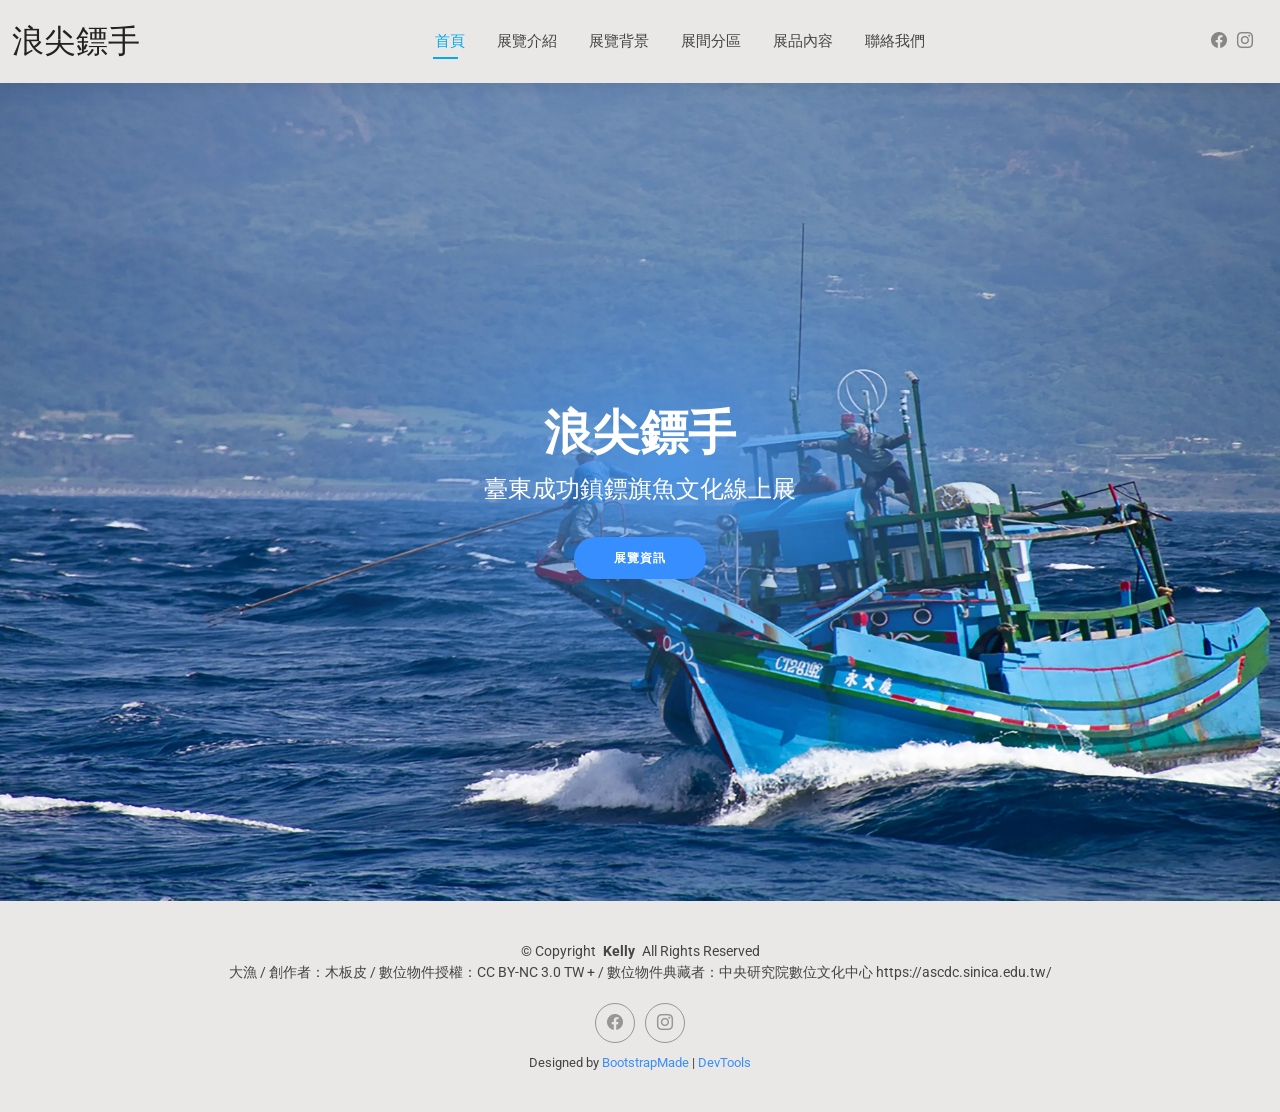
<file: index.html>
<!DOCTYPE html>
<html lang="zh-Hant">

<head>
  <meta charset="utf-8">
  <meta content="width=device-width, initial-scale=1.0" name="viewport">
  <title>首頁-台東成功鎮鏢旗魚文化線上展</title>
  <meta name="description" content="">
  <meta name="keywords" content="">

  <!-- Favicons -->
  <link href="assets/img/favicon.png" rel="icon">
  <link href="assets/img/apple-touch-icon.png" rel="apple-touch-icon">

  <!-- Fonts -->
  <link href="https://fonts.googleapis.com" rel="preconnect">
  <link href="https://fonts.gstatic.com" rel="preconnect" crossorigin>
  <link href="https://fonts.googleapis.com/css2?family=Roboto:ital,wght@0,100;0,300;0,400;0,500;0,700;0,900;1,100;1,300;1,400;1,500;1,700;1,900&family=Poppins:ital,wght@0,100;0,200;0,300;0,400;0,500;0,600;0,700;0,800;0,900;1,100;1,200;1,300;1,400;1,500;1,600;1,700;1,800;1,900&family=Raleway:ital,wght@0,100;0,200;0,300;0,400;0,500;0,600;0,700;0,800;0,900;1,100;1,200;1,300;1,400;1,500;1,600;1,700;1,800;1,900&display=swap" rel="stylesheet">

  <!-- Vendor CSS Files -->
  <link href="assets/vendor/bootstrap/css/bootstrap.min.css" rel="stylesheet">
  <link href="assets/vendor/bootstrap-icons/bootstrap-icons.css" rel="stylesheet">
  <link href="assets/vendor/aos/aos.css" rel="stylesheet">
  <link href="assets/vendor/swiper/swiper-bundle.min.css" rel="stylesheet">
  <link href="assets/vendor/glightbox/css/glightbox.min.css" rel="stylesheet">

  <!-- Main CSS File -->
  <link href="assets/css/main.css" rel="stylesheet">

  <!-- =======================================================
  * Template Name: Karis
  * Template URL: https://bootstrapmade.com/kelly-free-bootstrap-cv-resume-html-template/
  * Updated: Aug 07 2024 with Bootstrap v5.3.3
  * Author: BootstrapMade.com
  * License: https://bootstrapmade.com/license/
  ======================================================== -->
</head>

<body class="index-page">

  <header id="header" class="header d-flex align-items-center light-background sticky-top">
    <div class="container-fluid position-relative d-flex align-items-center justify-content-between">

      <a href="index.html" class="logo d-flex align-items-center me-auto me-xl-0">
        <!-- Uncomment the line below if you also wish to use an image logo -->
        <!-- <img src="assets/img/logo.png" alt=""> -->
        <h1 class="sitename">浪尖鏢手</h1>
      </a>

      <nav id="navmenu" class="navmenu">
        <ul>
          <li><a href="index.html" class="active">首頁</a></li>
          <li><a href="about.html">展覽介紹</a></li>
          <li><a href="resume.html">展覽背景</a></li>
          <li><a href="services.html">展間分區</a></li>
          <li><a href="portfolio.html">展品內容</a></li>
            <!-- <li class="dropdown"><a href="#"><span>作品案例</span> <i class="bi bi-chevron-down toggle-dropdown"></i></a>
            <ul>
              <li><a href="#">台灣人文</a></li>
              <li class="dropdown"><a href="#"><span></span>Deep Dropdow<i class="bi bi-chevron-down toggle-dropdown"></i></a>
                <ul>
                  <li><a href="#">Deep Dropdown 1</a></li>
                  <li><a href="#">Deep Dropdown 2</a></li>
                  <li><a href="#">Deep Dropdown 3</a></li>
                  <li><a href="#">Deep Dropdown 4</a></li>
                  <li><a href="#">Deep Dropdown 5</a></li>
                </ul>
              </li>
              <li><a href="#">跨國文化</a></li>
              <li><a href="#">文化新創</a></li>
              <li><a href="#">Dropdown 4</a></li>
            </ul>-->
          </li>
          <li><a href="contact.html">聯絡我們</a></li>
        </ul>
        <i class="mobile-nav-toggle d-xl-none bi bi-list"></i>
      </nav>

      <div class="header-social-links">
        <a href="https://www.facebook.com/kuroshiofish.org.tw" target="_blank"><i class="bi bi-facebook"></i></a>
        <a href="https://www.instagram.com/xingangfish_taitung/" target="_blank"><i class="bi bi-instagram"></i></a>
      </div>

    </div>
  </header>

  <main class="main">

    <!-- Hero Section -->
    <section id="hero" class="hero section">

      <img src="assets/img/hero-bg.webp" alt="" data-aos="fade-in">

      <div class="container text-center" data-aos="zoom-out" data-aos-delay="100">
        <div class="row justify-content-center">
          <div class="col-lg-8">
            <h2><font style="color:#ffffff;">浪尖鏢手</font></h2>
            <p>臺東成功鎮鏢旗魚文化線上展</p>
            <a href="about.html" class="btn-get-started">展覽資訊</a>
          </div>
        </div>
      </div>

    </section><!-- /Hero Section -->

  </main>

  <footer id="footer" class="footer light-background">

    <div class="container">
      <div class="copyright text-center ">
        <p>© <span>Copyright</span> <strong class="px-1 sitename">Kelly</strong> <span>All Rights Reserved<br></span></p>
        <p>大漁 / 創作者：木板皮 / 數位物件授權：CC BY-NC 3.0 TW + / 數位物件典藏者：中央研究院數位文化中心 https://ascdc.sinica.edu.tw/</p>
      </div>
      <div class="social-links d-flex justify-content-center">
        <a href="https://www.facebook.com/kuroshiofish.org.tw" target="_blank"><i class="bi bi-facebook"></i></a>
        <a href="https://www.instagram.com/xingangfish_taitung/" target="_blank"><i class="bi bi-instagram"></i></a>
      </div>
      <div class="credits">
        <!-- All the links in the footer should remain intact. -->
        <!-- You can delete the links only if you've purchased the pro version. -->
        <!-- Licensing information: https://bootstrapmade.com/license/ -->
        <!-- Purchase the pro version with working PHP/AJAX contact form: [buy-url] -->
        Designed by <a href="https://bootstrapmade.com/">BootstrapMade</a> | <a href="https://bootstrapmade.com/tools/">DevTools</a>
      </div>
    </div>

  </footer>

  <!-- Scroll Top -->
  <a href="#" id="scroll-top" class="scroll-top d-flex align-items-center justify-content-center"><i class="bi bi-arrow-up-short"></i></a>

  <!-- Preloader -->
  <div id="preloader"></div>

  <!-- Vendor JS Files -->
  <script src="assets/vendor/bootstrap/js/bootstrap.bundle.min.js"></script>
  <script src="assets/vendor/php-email-form/validate.js"></script>
  <script src="assets/vendor/aos/aos.js"></script>
  <script src="assets/vendor/waypoints/noframework.waypoints.js"></script>
  <script src="assets/vendor/purecounter/purecounter_vanilla.js"></script>
  <script src="assets/vendor/swiper/swiper-bundle.min.js"></script>
  <script src="assets/vendor/glightbox/js/glightbox.min.js"></script>
  <script src="assets/vendor/imagesloaded/imagesloaded.pkgd.min.js"></script>
  <script src="assets/vendor/isotope-layout/isotope.pkgd.min.js"></script>

  <!-- Main JS File -->
  <script src="assets/js/main.js"></script>

</body>

</html>
</file>
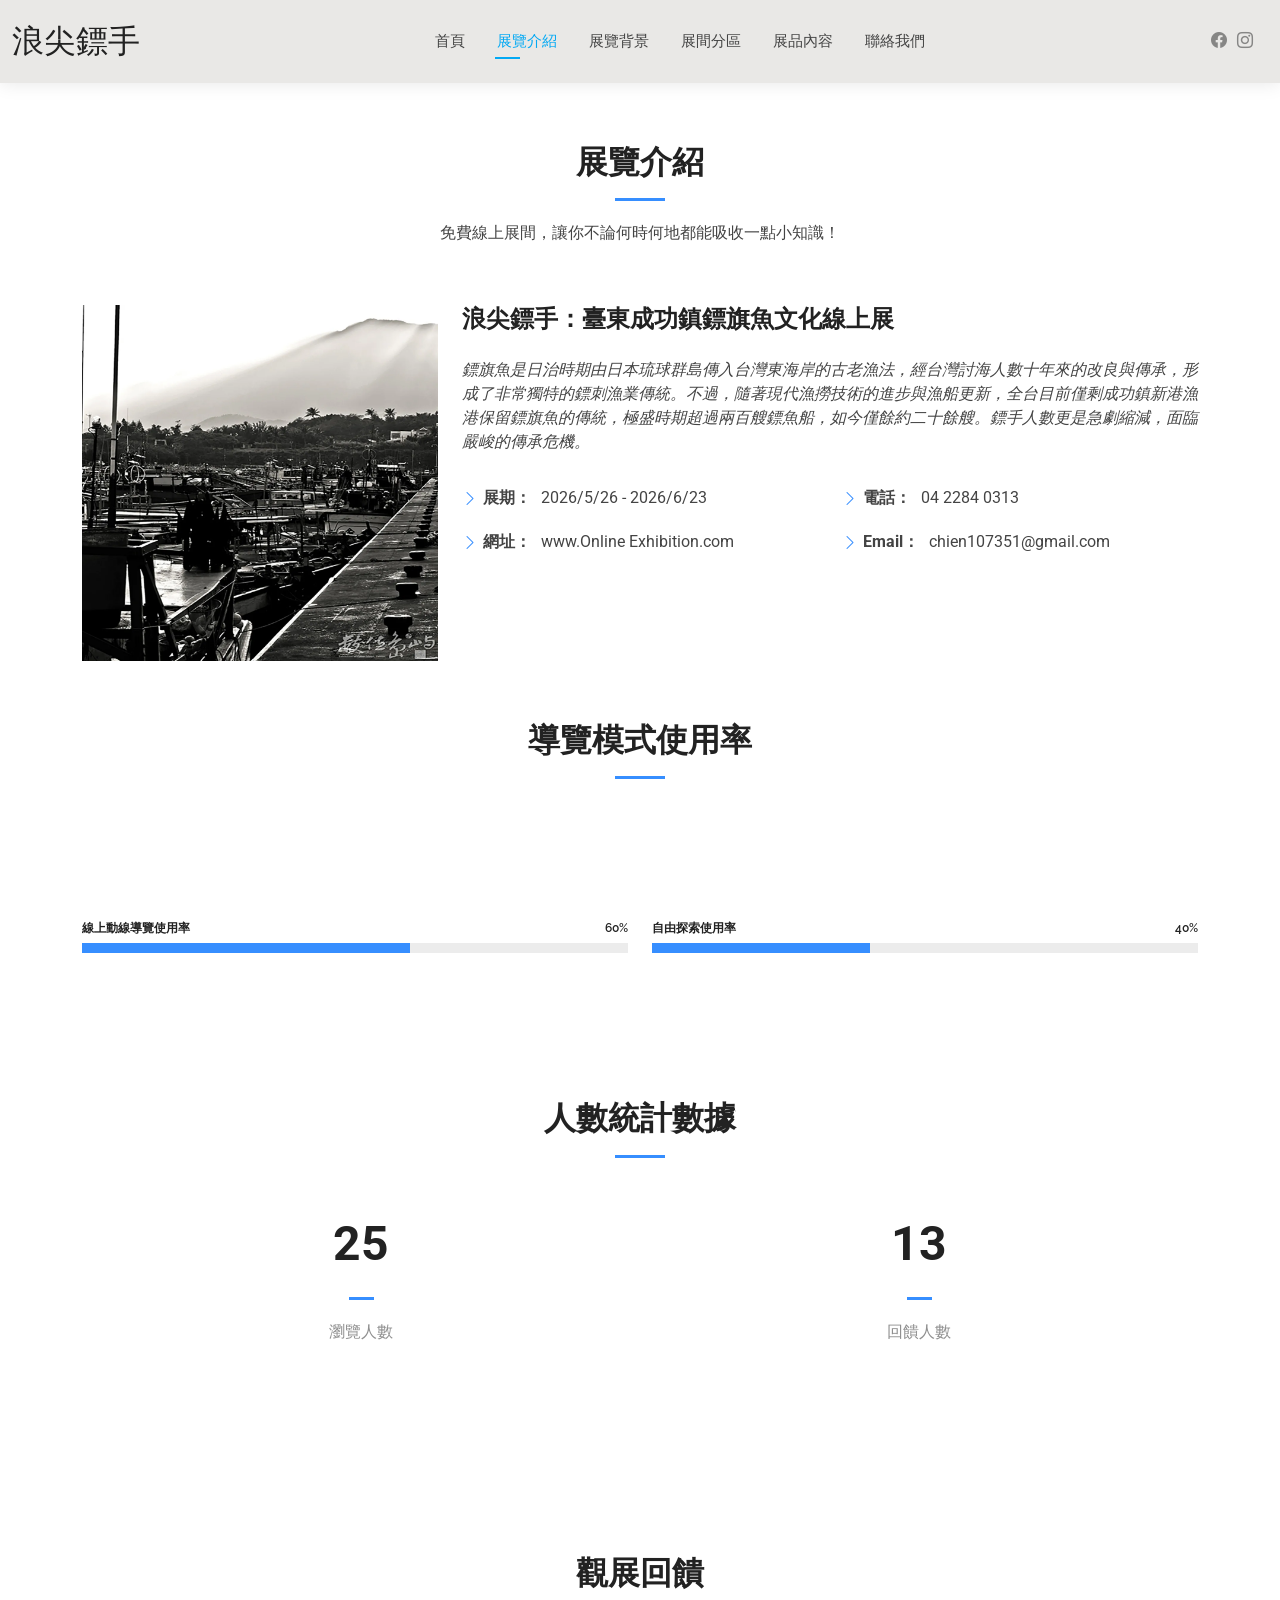
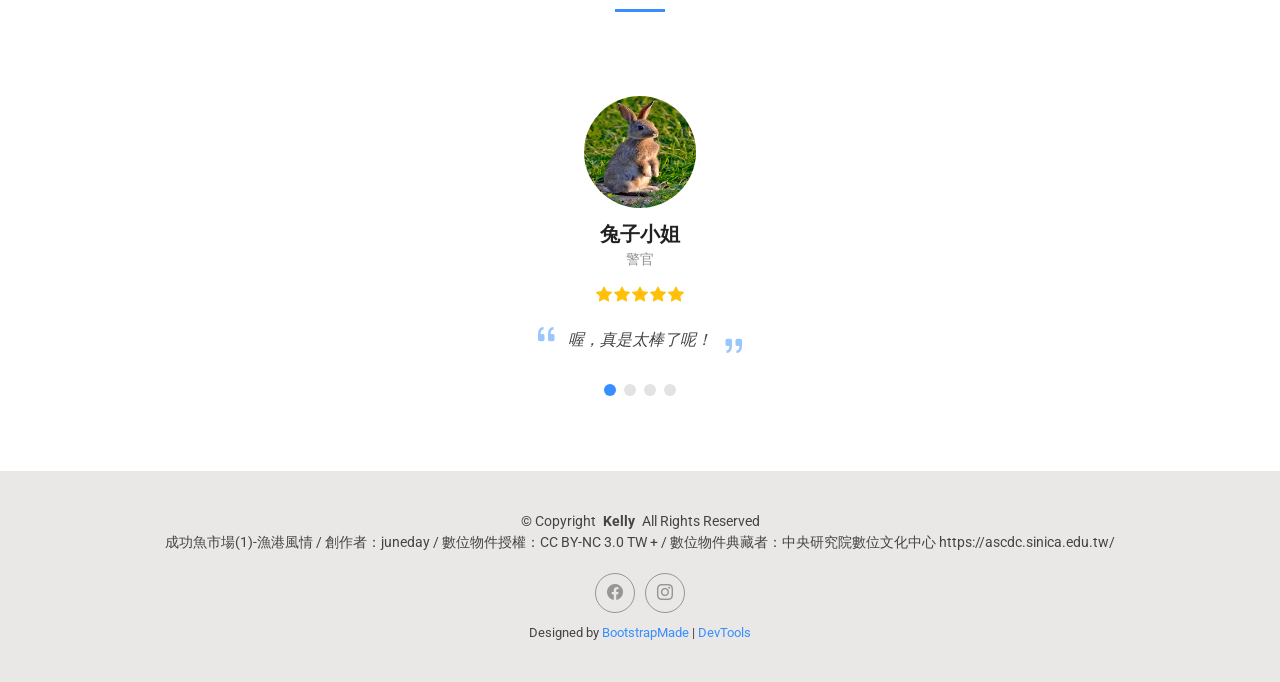
<file: about.html>
<!DOCTYPE html>
<html lang="en">

<head>
  <meta charset="utf-8">
  <meta content="width=device-width, initial-scale=1.0" name="viewport">
  <title>展覽介紹-台東成功鎮鏢旗魚文化線上展</title>
  <meta name="description" content="">
  <meta name="keywords" content="">

  <!-- Favicons -->
  <link href="assets/img/favicon.png" rel="icon">
  <link href="assets/img/apple-touch-icon.png" rel="apple-touch-icon">

  <!-- Fonts -->
  <link href="https://fonts.googleapis.com" rel="preconnect">
  <link href="https://fonts.gstatic.com" rel="preconnect" crossorigin>
  <link href="https://fonts.googleapis.com/css2?family=Roboto:ital,wght@0,100;0,300;0,400;0,500;0,700;0,900;1,100;1,300;1,400;1,500;1,700;1,900&family=Poppins:ital,wght@0,100;0,200;0,300;0,400;0,500;0,600;0,700;0,800;0,900;1,100;1,200;1,300;1,400;1,500;1,600;1,700;1,800;1,900&family=Raleway:ital,wght@0,100;0,200;0,300;0,400;0,500;0,600;0,700;0,800;0,900;1,100;1,200;1,300;1,400;1,500;1,600;1,700;1,800;1,900&display=swap" rel="stylesheet">

  <!-- Vendor CSS Files -->
  <link href="assets/vendor/bootstrap/css/bootstrap.min.css" rel="stylesheet">
  <link href="assets/vendor/bootstrap-icons/bootstrap-icons.css" rel="stylesheet">
  <link href="assets/vendor/aos/aos.css" rel="stylesheet">
  <link href="assets/vendor/swiper/swiper-bundle.min.css" rel="stylesheet">
  <link href="assets/vendor/glightbox/css/glightbox.min.css" rel="stylesheet">

  <!-- Main CSS File -->
  <link href="assets/css/main.css" rel="stylesheet">

  <!-- =======================================================
  * Template Name: Kelly
  * Template URL: https://bootstrapmade.com/kelly-free-bootstrap-cv-resume-html-template/
  * Updated: Aug 07 2024 with Bootstrap v5.3.3
  * Author: BootstrapMade.com
  * License: https://bootstrapmade.com/license/
  ======================================================== -->
</head>

<body class="about-page">

   <header id="header" class="header d-flex align-items-center light-background sticky-top">
    <div class="container-fluid position-relative d-flex align-items-center justify-content-between">

      <a href="index.html" class="logo d-flex align-items-center me-auto me-xl-0">
        <!-- Uncomment the line below if you also wish to use an image logo -->
        <!-- <img src="assets/img/logo.png" alt=""> -->
        <h1 class="sitename">浪尖鏢手</h1>
      </a>

      <nav id="navmenu" class="navmenu">
        <ul>
          <li><a href="index.html" >首頁</a></li>
          <li><a href="about.html" class="active">展覽介紹</a></li>
          <li><a href="resume.html">展覽背景</a></li>
          <li><a href="services.html">展間分區</a></li>
          <li><a href="portfolio.html">展品內容</a></li>
            <!-- <li class="dropdown"><a href="#"><span>作品案例</span> <i class="bi bi-chevron-down toggle-dropdown"></i></a>
            <ul>
              <li><a href="#">台灣人文</a></li>
              <li class="dropdown"><a href="#"><span></span>Deep Dropdow<i class="bi bi-chevron-down toggle-dropdown"></i></a>
                <ul>
                  <li><a href="#">Deep Dropdown 1</a></li>
                  <li><a href="#">Deep Dropdown 2</a></li>
                  <li><a href="#">Deep Dropdown 3</a></li>
                  <li><a href="#">Deep Dropdown 4</a></li>
                  <li><a href="#">Deep Dropdown 5</a></li>
                </ul>
              </li>
              <li><a href="#">跨國文化</a></li>
              <li><a href="#">文化新創</a></li>
              <li><a href="#">Dropdown 4</a></li>
            </ul>-->
          </li>
          <li><a href="contact.html">聯絡我們</a></li>
        </ul>
        <i class="mobile-nav-toggle d-xl-none bi bi-list"></i>
      </nav>

      <div class="header-social-links">
        <!--<a href="#" class="twitter"><i class="bi bi-twitter-x"></i></a>-->
        <a href="https://www.facebook.com/kuroshiofish.org.tw" target="_blank"><i class="bi bi-facebook"></i></a>
        <a href="https://www.instagram.com/xingangfish_taitung/" target="_blank"><i class="bi bi-instagram"></i></a>
        <!--<a href="#" class="linkedin"><i class="bi bi-linkedin"></i></a>-->
      </div>

    </div>
  </header>
  <main class="main">

    <!-- About Section -->
    <section id="about" class="about section">

      <!-- Section Title -->
      <div class="container section-title" data-aos="fade-up">
        <h2>展覽介紹</h2>
        <p>免費線上展間，讓你不論何時何地都能吸收一點小知識！</p>
      </div><!-- End Section Title -->

      <div class="container" data-aos="fade-up" data-aos-delay="100">

        <div class="row gy-4 justify-content-center">
          <div class="col-lg-4">
            <img src="assets/img/profile-img.webp" class="img-fluid" alt="">
          </div>
          <div class="col-lg-8 content">
            <h2>浪尖鏢手：臺東成功鎮鏢旗魚文化線上展</h2>
            <p class="fst-italic py-3">
              鏢旗魚是日治時期由日本琉球群島傳入台灣東海岸的古老漁法，經台灣討海人數十年來的改良與傳承，形成了非常獨特的鏢刺漁業傳統。不過，隨著現代漁撈技術的進步與漁船更新，全台目前僅剩成功鎮新港漁港保留鏢旗魚的傳統，極盛時期超過兩百艘鏢魚船，如今僅餘約二十餘艘。鏢手人數更是急劇縮減，面臨嚴峻的傳承危機。
            </p>
            <div class="row">
              <div class="col-lg-6">
                <ul>
                  <li><i class="bi bi-chevron-right"></i> <strong>展期：</strong> <span>2026/5/26 - 2026/6/23</span></li>
                  <li><i class="bi bi-chevron-right"></i> <strong>網址：</strong> <span>www.Online Exhibition.com</span></li>
                  <!--<li><i class="bi bi-chevron-right"></i> <strong>電話：</strong> <span>04 2284 0313</span></li>
                  <li><i class="bi bi-chevron-right"></i> <strong>City:</strong> <span>New York, USA</span></li>-->
                </ul>
              </div>
              <div class="col-lg-6">
                <ul>
                  <li><i class="bi bi-chevron-right"></i> <strong>電話：</strong> <span>04 2284 0313</span></li>
                  <li><i class="bi bi-chevron-right"></i> <strong>Email：</strong> <span>chien107351@gmail.com</span></li>
                  <!--<li><i class="bi bi-chevron-right"></i> <strong>Email:</strong> <span>email@example.com</span></li>
                  <li><i class="bi bi-chevron-right"></i> <strong>Freelance:</strong> <span>Available</span></li>-->
                </ul>
              </div>
            </div>
            <!--<p class="py-3">
              鏢旗魚是日治時期由日本琉球群島傳入台灣東海岸的古老漁法，經台灣討海人數十年來的改良與傳承，形成了世界上極為罕見的鏢刺漁業傳統。
            </p>-->
          </div>
        </div>

      </div>

    </section><!-- /About Section -->
     <!--Section Title -->
      <div class="container section-title" data-aos="fade-up">
        <h2>導覽模式使用率</h2>
        <!--<p>Necessitatibus eius consequatur ex aliquid fuga eum quidem sint consectetur velit</p>-->
      </div> <!--End Section Title-->
    <!-- Skills Section -->
    <section id="skills" class="skills section">
      <div class="container" data-aos="fade-up" data-aos-delay="100">
  <div class="row skills-content skills-animation">

    <div class="col-lg-6">
      <div class="progress">
        <span class="skill"><span>線上動線導覽使用率</span> <i class="val">60%</i></span>
        <div class="progress-bar-wrap">
          <div class="progress-bar" role="progressbar" aria-valuenow="60" aria-valuemin="0" aria-valuemax="100"></div>
        </div>
      </div>
    </div>

    <div class="col-lg-6">
      <div class="progress">
        <span class="skill"><span>自由探索使用率</span> <i class="val">40%</i></span>
        <div class="progress-bar-wrap">
          <div class="progress-bar" role="progressbar" aria-valuenow="40" aria-valuemin="0" aria-valuemax="100"></div>
        </div>
      </div>
    </div>

  </div>
</div>
      

      <!--<div class="container" data-aos="fade-up" data-aos-delay="100">

        <div class="row skills-content skills-animation">

          <div class="col-lg-6">

            <div class="progress">
              <span class="skill"><span>HTML</span> <i class="val">100%</i></span>
              <div class="progress-bar-wrap">
                <div class="progress-bar" role="progressbar" aria-valuenow="100" aria-valuemin="0" aria-valuemax="100"></div>
              </div>
            </div> End Skills Item 

            <div class="progress">
              <span class="skill"><span>CSS</span> <i class="val">90%</i></span>
              <div class="progress-bar-wrap">
                <div class="progress-bar" role="progressbar" aria-valuenow="90" aria-valuemin="0" aria-valuemax="100"></div>
              </div>
            </div> End Skills Item

            <div class="progress">
              <span class="skill"><span>動線導覽使用率</span> <i class="val">75%</i></span>
              <div class="progress-bar-wrap">
                <div class="progress-bar" role="progressbar" aria-valuenow="75" aria-valuemin="0" aria-valuemax="100"></div>
              </div>
            </div> End Skills Item 

          </div>-->

          <!--<div class="col-lg-6">

            <div class="progress">
              <span class="skill"><span>PHP</span> <i class="val">80%</i></span>
              <div class="progress-bar-wrap">
                <div class="progress-bar" role="progressbar" aria-valuenow="80" aria-valuemin="0" aria-valuemax="100"></div>
              </div>
            </div>End Skills Item

            <div class="progress">
              <span class="skill"><span>WordPress/CMS</span> <i class="val">90%</i></span>
              <div class="progress-bar-wrap">
                <div class="progress-bar" role="progressbar" aria-valuenow="90" aria-valuemin="0" aria-valuemax="100"></div>
              </div>
            </div> End Skills Item 

            <div class="progress">
              <span class="skill"><span>自由探索使用率</span> <i class="val">55%</i></span>
              <div class="progress-bar-wrap">
                <div class="progress-bar" role="progressbar" aria-valuenow="55" aria-valuemin="0" aria-valuemax="100"></div>
              </div>
            </div> End Skills Item -->

          </div>

        </div>

      </div>

    </section><!-- /Skills Section -->

    <!-- Stats Section -->
    <section id="stats" class="stats section">

      <!-- Section Title -->
      <div class="container section-title" data-aos="fade-up">
        <h2>人數統計數據</h2>
        <!--<p>Necessitatibus eius consequatur ex aliquid fuga eum quidem sint consectetur velit</p>
      </div> End Section Title -->

      <div class="container" data-aos="fade-up" data-aos-delay="100">
  <div class="row gy-4">

    <div class="col-lg-6 col-md-6">
      <div class="stats-item text-center w-100 h-100">
        <span data-purecounter-start="0" data-purecounter-end="56" data-purecounter-duration="1" class="purecounter"></span>
        <p>瀏覽人數</p>
      </div>
    </div><div class="col-lg-6 col-md-6">
      <div class="stats-item text-center w-100 h-100">
        <span data-purecounter-start="0" data-purecounter-end="30" data-purecounter-duration="1" class="purecounter"></span>
        <p>回饋人數</p>
      </div>
    </div></div>
</div>

      <!--</div><div class="container" data-aos="fade-up" data-aos-delay="100">

        <div class="row gy-4">

          <div class="col-lg-3 col-md-6">
            <div class="stats-item text-center w-100 h-100">
              <span data-purecounter-start="0" data-purecounter-end="56" data-purecounter-duration="1" class="purecounter"></span>
              <p>瀏覽人數</p>
            </div>
          </div> End Stats Item 

          <div class="col-lg-3 col-md-6">
            <div class="stats-item text-center w-100 h-100">
              <span data-purecounter-start="0" data-purecounter-end="30" data-purecounter-duration="1" class="purecounter"></span>
              <p>Projects</p>
            </div>
          </div> End Stats Item 

          <div class="col-lg-3 col-md-6">
            <div class="stats-item text-center w-100 h-100">
              <span data-purecounter-start="0" data-purecounter-end="1453" data-purecounter-duration="1" class="purecounter"></span>
              <p>Hours Of Support</p>
            </div>
          </div> End Stats Item 

          <div class="col-lg-3 col-md-6">
            <div class="stats-item text-center w-100 h-100">
              <span data-purecounter-start="0" data-purecounter-end="32" data-purecounter-duration="1" class="purecounter"></span>
              <p>Workers</p>
            </div>
          </div> End Stats Item 

        </div>-->

    </section><!-- /Stats Section -->

    <!-- Testimonials Section -->
    <section id="testimonials" class="testimonials section">

      <!-- Section Title -->
      <div class="container section-title" data-aos="fade-up">
        <h2>觀展回饋</h2>
        <!--<p>Necessitatibus eius consequatur ex aliquid fuga eum quidem sint consectetur velit</p>-->
      </div><!-- End Section Title -->

      <div class="container" data-aos="fade-up" data-aos-delay="100">

        <div class="swiper init-swiper">
          <script type="application/json" class="swiper-config">
            {
              "loop": true,
              "speed": 600,
              "autoplay": {
                "delay": 5000
              },
              "slidesPerView": "auto",
              "pagination": {
                "el": ".swiper-pagination",
                "type": "bullets",
                "clickable": true
              }
            }
          </script>
          <div class="swiper-wrapper">

            <div class="swiper-slide">
              <div class="testimonial-item">
                <img src="assets/img/testimonials/testimonials-1.webp" class="testimonial-img" alt="">
                <h3>兔子小姐</h3>
                <h4>警官</h4>
                <div class="stars">
                  <i class="bi bi-star-fill"></i><i class="bi bi-star-fill"></i><i class="bi bi-star-fill"></i><i class="bi bi-star-fill"></i><i class="bi bi-star-fill"></i>
                </div>
                <p>
                  <i class="bi bi-quote quote-icon-left"></i>
                  <span>喔，真是太棒了呢！</span>
                  <i class="bi bi-quote quote-icon-right"></i>
                </p>
              </div>
            </div><!-- End testimonial item -->

            <div class="swiper-slide">
              <div class="testimonial-item">
                <img src="assets/img/testimonials/testimonials-2.webp" class="testimonial-img" alt="">
                <h3>狐狸先生</h3>
                <h4>奶爸</h4>
                <div class="stars">
                  <i class="bi bi-star-fill"></i><i class="bi bi-star-fill"></i><i class="bi bi-star-fill"></i>
                </div>
                <p>
                  <i class="bi bi-quote quote-icon-left"></i>
                  <span>嗯…還算不錯吧！</span>
                  <i class="bi bi-quote quote-icon-right"></i>
                </p>
              </div>
            </div><!-- End testimonial item -->

            <div class="swiper-slide">
              <div class="testimonial-item">
                <img src="assets/img/testimonials/testimonials-3.webp" class="testimonial-img" alt="">
                <h3>河狸小弟</h3>
                <h4>建築師</h4>
                <div class="stars">
                  <i class="bi bi-star-fill"></i><i class="bi bi-star-fill"></i><i class="bi bi-star-fill"></i><i class="bi bi-star-fill"></i><i class="bi bi-star-fill"></i>
                </div>
                <p>
                  <i class="bi bi-quote quote-icon-left"></i>
                  <span>啊…我…來了。我…覺得…很棒…ZZZ</span>
                  <i class="bi bi-quote quote-icon-right"></i>
                </p>
              </div>
            </div><!-- End testimonial item -->

            <div class="swiper-slide">
              <div class="testimonial-item">
                <img src="assets/img/testimonials/testimonials-4.webp" class="testimonial-img" alt="">
                <h3>蜥蜴先生</h3>
                <h4>迷因大師</h4>
                <div class="stars">
                  <i class="bi bi-star-fill"></i><i class="bi bi-star-fill"></i><i class="bi bi-star-fill"></i><i class="bi bi-star-fill"></i><i class="bi bi-star-fill"></i><i class="bi bi-star-fill"></i><i class="bi bi-star-fill"></i><i class="bi bi-star-fill"></i>
                </div>
                <p>
                  <i class="bi bi-quote quote-icon-left"></i>
                  <span>Lizard Lizard Lizard</span>
                  <i class="bi bi-quote quote-icon-right"></i>
                </p>
              </div>
            </div><!-- End testimonial item -->

           <!-- <div class="swiper-slide">
              <div class="testimonial-item">
                <img src="assets/img/testimonials/testimonials-5.jpg" class="testimonial-img" alt="">
                <h3>John Larson</h3>
                <h4>Entrepreneur</h4>
                <div class="stars">
                  <i class="bi bi-star-fill"></i><i class="bi bi-star-fill"></i><i class="bi bi-star-fill"></i><i class="bi bi-star-fill"></i><i class="bi bi-star-fill"></i>
                </div>
                <p>
                  <i class="bi bi-quote quote-icon-left"></i>
                  <span>Quis quorum aliqua sint quem legam fore sunt eram irure aliqua veniam tempor noster veniam enim culpa labore duis sunt culpa nulla illum cillum fugiat legam esse veniam culpa fore nisi cillum quid.</span>
                  <i class="bi bi-quote quote-icon-right"></i>
                </p>
              </div>
            </div> End testimonial item -->

          </div>
          <div class="swiper-pagination"></div>
        </div>

      </div>

    </section><!-- /Testimonials Section -->

  </main>

  <footer id="footer" class="footer light-background">

    <div class="container">
      <div class="copyright text-center ">
        <p>© <span>Copyright</span> <strong class="px-1 sitename">Kelly</strong> <span>All Rights Reserved<br></span></p>
        <p>成功魚市場(1)-漁港風情 / 創作者：juneday / 數位物件授權：CC BY-NC 3.0 TW + / 數位物件典藏者：中央研究院數位文化中心 https://ascdc.sinica.edu.tw/</p>
      </div>
      <div class="social-links d-flex justify-content-center">
        <!--<a href=""><i class="bi bi-twitter-x"></i></a>-->
        <a href="https://www.facebook.com/kuroshiofish.org.tw" target="_blank"><i class="bi bi-facebook"></i></a>
        <a href="https://www.instagram.com/xingangfish_taitung/" target="_blank"><i class="bi bi-instagram"></i></a>
        <!--<a href=""><i class="bi bi-linkedin"></i></a>-->
      </div>
      <div class="credits">
        <!-- All the links in the footer should remain intact. -->
        <!-- You can delete the links only if you've purchased the pro version. -->
        <!-- Licensing information: https://bootstrapmade.com/license/ -->
        <!-- Purchase the pro version with working PHP/AJAX contact form: [buy-url] -->
        Designed by <a href="https://bootstrapmade.com/">BootstrapMade</a> | <a href="https://bootstrapmade.com/tools/">DevTools</a>
      </div>
    </div>

  </footer>

  <!-- Scroll Top -->
  <a href="#" id="scroll-top" class="scroll-top d-flex align-items-center justify-content-center"><i class="bi bi-arrow-up-short"></i></a>

  <!-- Preloader -->
  <div id="preloader"></div>

  <!-- Vendor JS Files -->
  <script src="assets/vendor/bootstrap/js/bootstrap.bundle.min.js"></script>
  <script src="assets/vendor/php-email-form/validate.js"></script>
  <script src="assets/vendor/aos/aos.js"></script>
  <script src="assets/vendor/waypoints/noframework.waypoints.js"></script>
  <script src="assets/vendor/purecounter/purecounter_vanilla.js"></script>
  <script src="assets/vendor/swiper/swiper-bundle.min.js"></script>
  <script src="assets/vendor/glightbox/js/glightbox.min.js"></script>
  <script src="assets/vendor/imagesloaded/imagesloaded.pkgd.min.js"></script>
  <script src="assets/vendor/isotope-layout/isotope.pkgd.min.js"></script>

  <!-- Main JS File -->
  <script src="assets/js/main.js"></script>

</body>

</html>
</file>
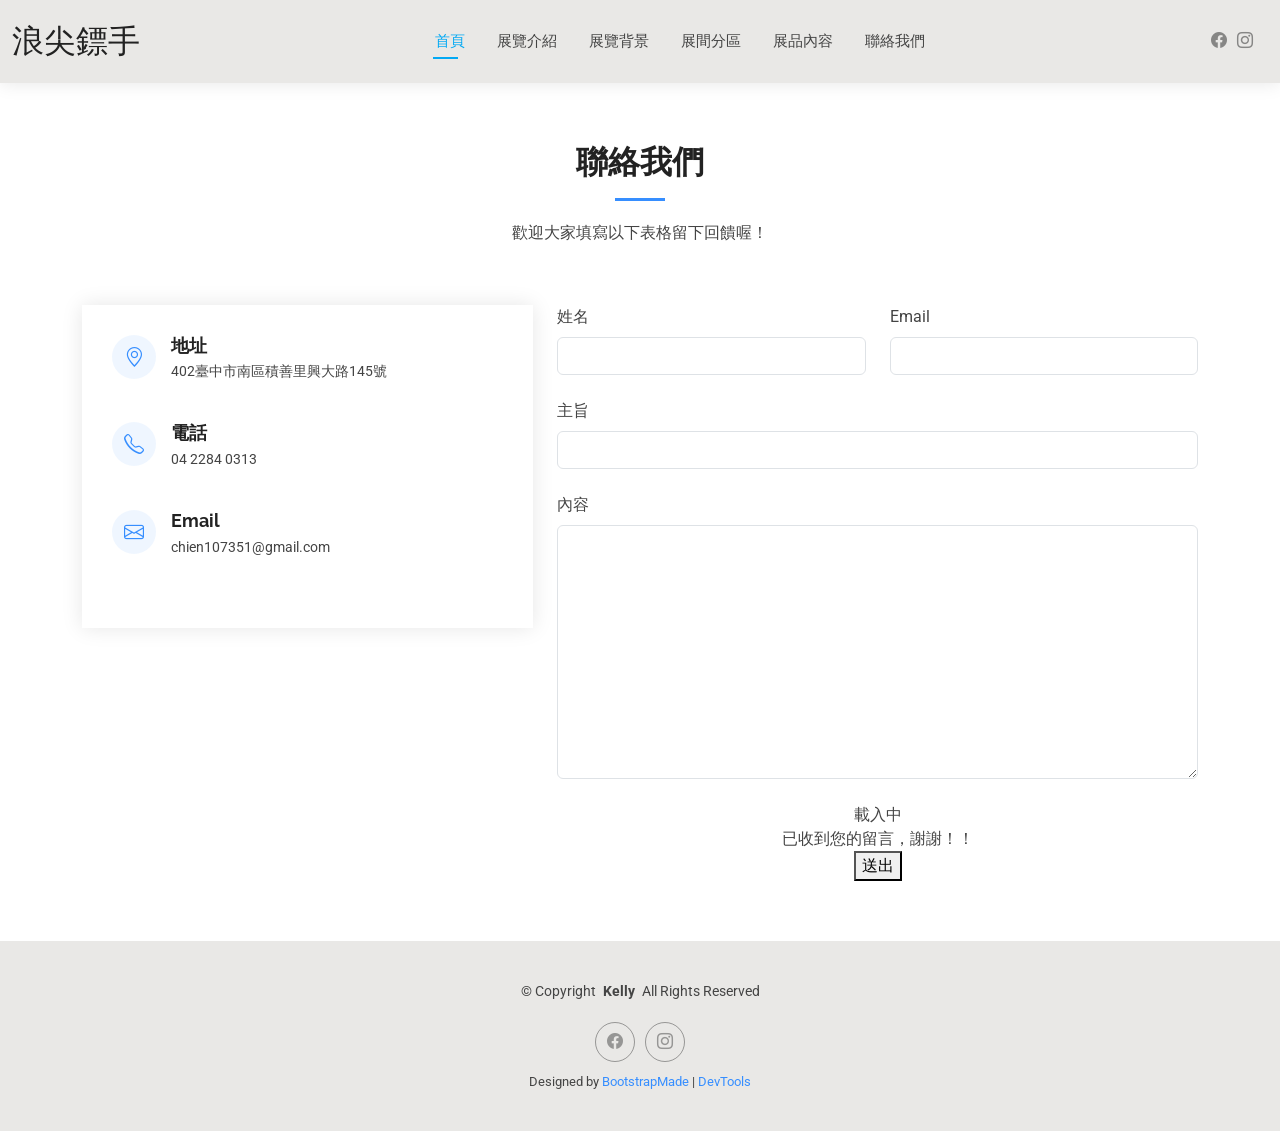
<file: contact.html>
<!DOCTYPE html>
<html lang="en">

<head>
  <meta charset="utf-8">
  <meta content="width=device-width, initial-scale=1.0" name="viewport">
  <title>聯絡我們-台東成功鎮鏢旗魚文化線上展</title>
  <meta name="description" content="">
  <meta name="keywords" content="">

  <!-- Favicons -->
  <link href="assets/img/favicon.png" rel="icon">
  <link href="assets/img/apple-touch-icon.png" rel="apple-touch-icon">

  <!-- Fonts -->
  <link href="https://fonts.googleapis.com" rel="preconnect">
  <link href="https://fonts.gstatic.com" rel="preconnect" crossorigin>
  <link href="https://fonts.googleapis.com/css2?family=Roboto:ital,wght@0,100;0,300;0,400;0,500;0,700;0,900;1,100;1,300;1,400;1,500;1,700;1,900&family=Poppins:ital,wght@0,100;0,200;0,300;0,400;0,500;0,600;0,700;0,800;0,900;1,100;1,200;1,300;1,400;1,500;1,600;1,700;1,800;1,900&family=Raleway:ital,wght@0,100;0,200;0,300;0,400;0,500;0,600;0,700;0,800;0,900;1,100;1,200;1,300;1,400;1,500;1,600;1,700;1,800;1,900&display=swap" rel="stylesheet">

  <!-- Vendor CSS Files -->
  <link href="assets/vendor/bootstrap/css/bootstrap.min.css" rel="stylesheet">
  <link href="assets/vendor/bootstrap-icons/bootstrap-icons.css" rel="stylesheet">
  <link href="assets/vendor/aos/aos.css" rel="stylesheet">
  <link href="assets/vendor/swiper/swiper-bundle.min.css" rel="stylesheet">
  <link href="assets/vendor/glightbox/css/glightbox.min.css" rel="stylesheet">

  <!-- Main CSS File -->
  <link href="assets/css/main.css" rel="stylesheet">

  <!-- =======================================================
  * Template Name: Kelly
  * Template URL: https://bootstrapmade.com/kelly-free-bootstrap-cv-resume-html-template/
  * Updated: Aug 07 2024 with Bootstrap v5.3.3
  * Author: BootstrapMade.com
  * License: https://bootstrapmade.com/license/
  ======================================================== -->
</head>

<body class="contact-page">

   <header id="header" class="header d-flex align-items-center light-background sticky-top">
    <div class="container-fluid position-relative d-flex align-items-center justify-content-between">

      <a href="index.html" class="logo d-flex align-items-center me-auto me-xl-0">
        <!-- Uncomment the line below if you also wish to use an image logo -->
        <!-- <img src="assets/img/logo.png" alt=""> -->
        <h1 class="sitename">浪尖鏢手</h1>
      </a>

     <nav id="navmenu" class="navmenu">
        <ul>
          <li><a href="index.html" class="active">首頁</a></li>
          <li><a href="about.html">展覽介紹</a></li>
          <li><a href="resume.html">展覽背景</a></li>
          <li><a href="services.html">展間分區</a></li>
          <li><a href="portfolio.html">展品內容</a></li>
            <!-- <li class="dropdown"><a href="#"><span>作品案例</span> <i class="bi bi-chevron-down toggle-dropdown"></i></a>
            <ul>
              <li><a href="#">台灣人文</a></li>
              <li class="dropdown"><a href="#"><span></span>Deep Dropdow<i class="bi bi-chevron-down toggle-dropdown"></i></a>
                <ul>
                  <li><a href="#">Deep Dropdown 1</a></li>
                  <li><a href="#">Deep Dropdown 2</a></li>
                  <li><a href="#">Deep Dropdown 3</a></li>
                  <li><a href="#">Deep Dropdown 4</a></li>
                  <li><a href="#">Deep Dropdown 5</a></li>
                </ul>
              </li>
              <li><a href="#">跨國文化</a></li>
              <li><a href="#">文化新創</a></li>
              <li><a href="#">Dropdown 4</a></li>
            </ul>-->
          </li>
          <li><a href="contact.html">聯絡我們</a></li>
        </ul>
        <i class="mobile-nav-toggle d-xl-none bi bi-list"></i>
      </nav>

      <div class="header-social-links">
        <a href="https://www.facebook.com/kuroshiofish.org.tw" target="_blank"><i class="bi bi-facebook"></i></a>
        <a href="https://www.instagram.com/xingangfish_taitung/" target="_blank"><i class="bi bi-instagram"></i></a>
      </div>

    </div>
  </header>

  <main class="main">

    <!-- Contact Section -->
    <section id="contact" class="contact section">

      <!-- Section Title -->
      <div class="container section-title" data-aos="fade-up">
        <h2>聯絡我們</h2>
        <p>歡迎大家填寫以下表格留下回饋喔！</p>
      </div><!-- End Section Title -->

      <div class="container" data-aos="fade-up" data-aos-delay="100">

        <div class="row gy-4">

          <div class="col-lg-5">

            <div class="info-wrap">
              <div class="info-item d-flex" data-aos="fade-up" data-aos-delay="200">
                <i class="bi bi-geo-alt flex-shrink-0"></i>
                <div>
                  <h3>地址</h3>
                  <p>402臺中市南區積善里興大路145號</p>
                </div>
              </div><!-- End Info Item -->

              <div class="info-item d-flex" data-aos="fade-up" data-aos-delay="300">
                <i class="bi bi-telephone flex-shrink-0"></i>
                <div>
                  <h3>電話</h3>
                  <p>04 2284 0313</p>
                </div>
              </div><!-- End Info Item -->

              <div class="info-item d-flex" data-aos="fade-up" data-aos-delay="400">
                <i class="bi bi-envelope flex-shrink-0"></i>
                <div>
                  <h3>Email</h3>
                  <p>chien107351@gmail.com</p>
                </div>
              </div><!-- End Info Item -->

             <!-- <iframe src="https://www.google.com/maps/embed?pb=!1m14!1m8!1m3!1d48389.78314118045!2d-74.006138!3d40.710059!3m2!1i1024!2i768!4f13.1!3m3!1m2!1s0x89c25a22a3bda30d%3A0xb89d1fe6bc499443!2sDowntown%20Conference%20Center!5e0!3m2!1sen!2sus!4v1676961268712!5m2!1sen!2sus" frameborder="0" style="border:0; width: 100%; height: 270px;" allowfullscreen="" loading="lazy" referrerpolicy="no-referrer-when-downgrade"></iframe>-->
            </div>
          </div>

          <div class="col-lg-7">
            </form>
            <form id="google-contact-form" action="https://script.google.com/macros/s/AKfycby5PZ4t5B4Km0tiN33NYyb3WYD6_twMK_Jdhgjq9kFnuxahA5zHkD03Ts6cDLrzUh3imw/exec" method="post" data-aos="fade-up" data-aos-delay="200">
            <!--<form action="forms/contact.php" method="post" class="php-email-form" data-aos="fade-up" data-aos-delay="200">-->
              <div class="row gy-4">

                <div class="col-md-6">
                  <label for="name-field" class="pb-2">姓名</label>
                  <input type="text" name="name" id="name-field" class="form-control" required="">
                </div>

                <div class="col-md-6">
                  <label for="email-field" class="pb-2">Email</label>
                  <input type="email" class="form-control" name="email" id="email-field" required="">
                </div>

                <div class="col-md-12">
                  <label for="subject-field" class="pb-2">主旨</label>
                  <input type="text" class="form-control" name="subject" id="subject-field" required="">
                </div>

                <div class="col-md-12">
                  <label for="message-field" class="pb-2">內容</label>
                  <textarea class="form-control" name="message" rows="10" id="message-field" required=""></textarea>
                </div>

                <div class="col-md-12 text-center">
                  <div class="loading">載入中</div>
                  <!--<div class="error-message"></div>-->
                  <div class="error-message" style="display:none !important;"></div>
                  <div class="sent-message">已收到您的留言，謝謝！！</div>

                  <button type="submit">送出</button>
                </div>

              </div>
            </form>
          </div><!-- End Contact Form -->

        </div>

      </div>

    </section><!-- /Contact Section -->

  </main>

  <footer id="footer" class="footer light-background">

    <div class="container">
      <div class="copyright text-center ">
        <p>© <span>Copyright</span> <strong class="px-1 sitename">Kelly</strong> <span>All Rights Reserved<br></span></p>
      </div>
      <div class="social-links d-flex justify-content-center">
        <a href="https://www.facebook.com/kuroshiofish.org.tw" target="_blank"><i class="bi bi-facebook"></i></a>
        <a href="https://www.instagram.com/xingangfish_taitung/" target="_blank"><i class="bi bi-instagram"></i></a>
      </div>
      <div class="credits">
        <!-- All the links in the footer should remain intact. -->
        <!-- You can delete the links only if you've purchased the pro version. -->
        <!-- Licensing information: https://bootstrapmade.com/license/ -->
        <!-- Purchase the pro version with working PHP/AJAX contact form: [buy-url] -->
        Designed by <a href="https://bootstrapmade.com/">BootstrapMade</a> | <a href="https://bootstrapmade.com/tools/">DevTools</a>
      </div>
    </div>

  </footer>

  <!-- Scroll Top -->
  <a href="#" id="scroll-top" class="scroll-top d-flex align-items-center justify-content-center"><i class="bi bi-arrow-up-short"></i></a>

  <!-- Preloader -->
  <div id="preloader"></div>

  <!-- Vendor JS Files -->
  <script src="assets/vendor/bootstrap/js/bootstrap.bundle.min.js"></script>
  <script src="assets/vendor/php-email-form/validate.js"></script>
  <script src="assets/vendor/aos/aos.js"></script>
  <script src="assets/vendor/waypoints/noframework.waypoints.js"></script>
  <script src="assets/vendor/purecounter/purecounter_vanilla.js"></script>
  <script src="assets/vendor/swiper/swiper-bundle.min.js"></script>
  <script src="assets/vendor/glightbox/js/glightbox.min.js"></script>
  <script src="assets/vendor/imagesloaded/imagesloaded.pkgd.min.js"></script>
  <script src="assets/vendor/isotope-layout/isotope.pkgd.min.js"></script>

  <!-- Main JS File -->
  <script src="assets/js/main.js">
  </script>
<script>
  document.getElementById('google-contact-form').addEventListener('submit', function(e) {
    e.preventDefault(); // 阻止網頁跳轉
    
    var form = this;
    var loading = form.querySelector('.loading');
    var errorMessage = form.querySelector('.error-message');
    var sentMessage = form.querySelector('.sent-message');
    
    // 顯示 Loading，隱藏其他提示
    loading.style.display = 'block';
    errorMessage.style.display = 'none';
    sentMessage.style.display = 'none';
    
    // 封裝表單資料
    var formData = new FormData(form);
    var searchParams = new URLSearchParams();
    for (var pair of formData) {
        searchParams.append(pair[0], pair[1]);
    }
    
    // 用 fetch 發送 POST 請求到 Google GAS
    fetch(form.action, {
        method: 'POST',
        body: searchParams,
        headers: {
            'Content-Type': 'application/x-www-form-urlencoded'
        }
    })
    .then(response => response.text())
    .then(data => {
        loading.style.display = 'none';
        if (data === 'success') {
            sentMessage.style.display = 'block'; // 顯示成功畫面
            form.reset(); // 清空表單
        } else {
            errorMessage.textContent = '傳送失敗，請稍後再試。錯誤原因：' + data;
            errorMessage.style.display = 'block';
        }
    })
    .catch(error => {
        loading.style.display = 'none';
        errorMessage.textContent = '連線錯誤：' + error;
        errorMessage.style.display = 'block';
    });
  });
</script>
</body>


</html>
</file>
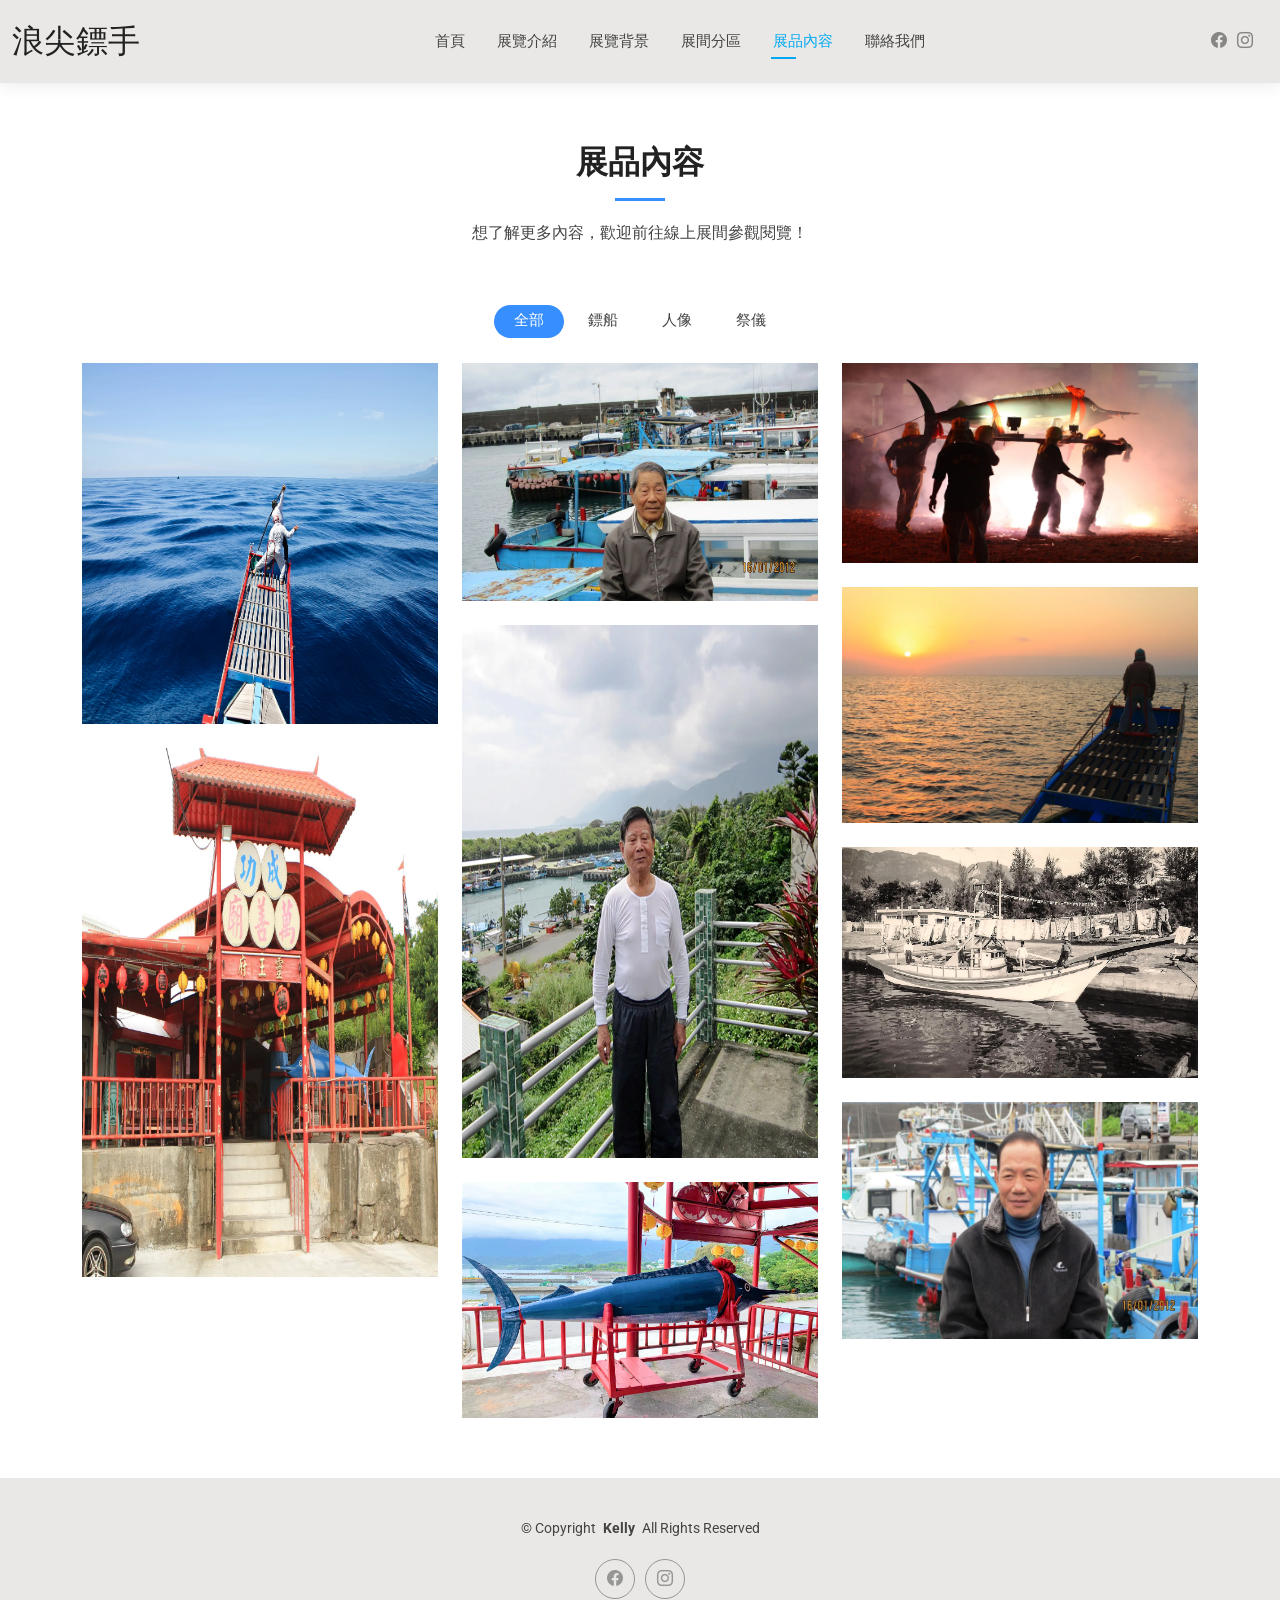
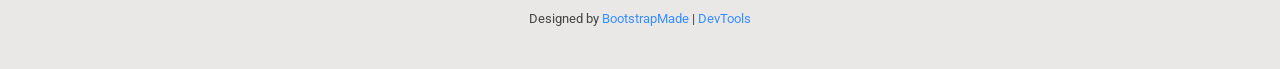
<file: portfolio.html>
<!DOCTYPE html>
<html lang="en">

<head>
  <meta charset="utf-8">
  <meta content="width=device-width, initial-scale=1.0" name="viewport">
  <title>展品內容-台東成功鎮鏢旗魚文化線上展</title>
  <meta name="description" content="">
  <meta name="keywords" content="">

  <!-- Favicons -->
  <link href="assets/img/favicon.png" rel="icon">
  <link href="assets/img/apple-touch-icon.png" rel="apple-touch-icon">

  <!-- Fonts -->
  <link href="https://fonts.googleapis.com" rel="preconnect">
  <link href="https://fonts.gstatic.com" rel="preconnect" crossorigin>
  <link href="https://fonts.googleapis.com/css2?family=Roboto:ital,wght@0,100;0,300;0,400;0,500;0,700;0,900;1,100;1,300;1,400;1,500;1,700;1,900&family=Poppins:ital,wght@0,100;0,200;0,300;0,400;0,500;0,600;0,700;0,800;0,900;1,100;1,200;1,300;1,400;1,500;1,600;1,700;1,800;1,900&family=Raleway:ital,wght@0,100;0,200;0,300;0,400;0,500;0,600;0,700;0,800;0,900;1,100;1,200;1,300;1,400;1,500;1,600;1,700;1,800;1,900&display=swap" rel="stylesheet">

  <!-- Vendor CSS Files -->
  <link href="assets/vendor/bootstrap/css/bootstrap.min.css" rel="stylesheet">
  <link href="assets/vendor/bootstrap-icons/bootstrap-icons.css" rel="stylesheet">
  <link href="assets/vendor/aos/aos.css" rel="stylesheet">
  <link href="assets/vendor/swiper/swiper-bundle.min.css" rel="stylesheet">
  <link href="assets/vendor/glightbox/css/glightbox.min.css" rel="stylesheet">

  <!-- Main CSS File -->
  <link href="assets/css/main.css" rel="stylesheet">

  <!-- =======================================================
  * Template Name: Kelly
  * Template URL: https://bootstrapmade.com/kelly-free-bootstrap-cv-resume-html-template/
  * Updated: Aug 07 2024 with Bootstrap v5.3.3
  * Author: BootstrapMade.com
  * License: https://bootstrapmade.com/license/
  ======================================================== -->
</head>

<body class="portfolio-page">

  <header id="header" class="header d-flex align-items-center light-background sticky-top">
    <div class="container-fluid position-relative d-flex align-items-center justify-content-between">

      <a href="index.html" class="logo d-flex align-items-center me-auto me-xl-0">
        <!-- Uncomment the line below if you also wish to use an image logo -->
        <!-- <img src="assets/img/logo.png" alt=""> -->
        <h1 class="sitename">浪尖鏢手</h1>
      </a>

      <nav id="navmenu" class="navmenu">
        <ul>
          <li><a href="index.html" >首頁</a></li>
          <li><a href="about.html">展覽介紹</a></li>
          <li><a href="resume.html">展覽背景</a></li>
          <li><a href="services.html">展間分區</a></li>
          <li><a href="portfolio.html" class="active">展品內容</a></li>
            <!-- <li class="dropdown"><a href="#"><span>作品案例</span> <i class="bi bi-chevron-down toggle-dropdown"></i></a>
            <ul>
              <li><a href="#">台灣人文</a></li>
              <li class="dropdown"><a href="#"><span></span>Deep Dropdow<i class="bi bi-chevron-down toggle-dropdown"></i></a>
                <ul>
                  <li><a href="#">Deep Dropdown 1</a></li>
                  <li><a href="#">Deep Dropdown 2</a></li>
                  <li><a href="#">Deep Dropdown 3</a></li>
                  <li><a href="#">Deep Dropdown 4</a></li>
                  <li><a href="#">Deep Dropdown 5</a></li>
                </ul>
              </li>
              <li><a href="#">跨國文化</a></li>
              <li><a href="#">文化新創</a></li>
              <li><a href="#">Dropdown 4</a></li>
            </ul>-->
          </li>
          <li><a href="contact.html">聯絡我們</a></li>
        </ul>
        <i class="mobile-nav-toggle d-xl-none bi bi-list"></i>
      </nav>

      <div class="header-social-links">
        <a href="https://www.facebook.com/kuroshiofish.org.tw" target="_blank"><i class="bi bi-facebook"></i></a>
        <a href="https://www.instagram.com/xingangfish_taitung/" target="_blank"><i class="bi bi-instagram"></i></a>
      </div>

    </div>
  </header>

  <main class="main">

    <!-- Portfolio Section -->
    <section id="portfolio" class="portfolio section">

      <!-- Section Title -->
      <div class="container section-title" data-aos="fade-up">
        <h2>展品內容</h2>
        <p>想了解更多內容，歡迎前往線上展間參觀閱覽！</p>
      </div><!-- End Section Title -->

      <div class="container">

        <div class="isotope-layout" data-default-filter="*" data-layout="masonry" data-sort="original-order">

          <ul class="portfolio-filters isotope-filters" data-aos="fade-up" data-aos-delay="100">
            <li data-filter="*" class="filter-active">全部</li>
            <li data-filter=".filter-app">鏢船</li>
            <li data-filter=".filter-product">人像</li>
            <li data-filter=".filter-branding">祭儀</li>
          </ul><!-- End Portfolio Filters -->

          <div class="row gy-4 isotope-container" data-aos="fade-up" data-aos-delay="200">

            <div class="col-lg-4 col-md-6 portfolio-item isotope-item filter-app">
              <img src="assets/img/masonry-portfolio/masonry-portfolio-1.webp" class="img-fluid" alt="">
              <div class="portfolio-info">
                <h4>勁鏢</h4>
                <p>創作者：木板皮 / 數位物件授權：CC BY-NC 3.0 TW + / 數位物件典藏者： 中央研究院數位文化中心 https://ascdc.sinica.edu.tw/</p>
                <a href="assets/img/masonry-portfolio/masonry-portfolio-1.webp" title="勁鏢" data-gallery="portfolio-gallery-app" class="glightbox preview-link"><i class="bi bi-zoom-in"></i></a>
                <!--<a href="portfolio-details.html" title="More Details" class="details-link"><i class="bi bi-link-45deg"></i></a>-->
              </div>
            </div><!-- End Portfolio Item -->

            <div class="col-lg-4 col-md-6 portfolio-item isotope-item filter-product">
              <img src="assets/img/masonry-portfolio/masonry-portfolio-2.webp" class="img-fluid" alt="">
              <div class="portfolio-info">
                <h4>張旺仔</h4>
                <p>數位物件授權：CC BY-NC 3.0 TW + / 建檔單位：台東縣政府文化處 @ 國家文化記憶庫 https://tcmb.culture.tw/zh-tw/detail?indexCode=Culture_People&id=273647</p>
                <a href="assets/img/masonry-portfolio/masonry-portfolio-2.webp" title="張旺仔" data-gallery="portfolio-gallery-product" class="glightbox preview-link"><i class="bi bi-zoom-in"></i></a>
                <!--<a href="portfolio-details.html" title="More Details" class="details-link"><i class="bi bi-link-45deg"></i></a>-->
              </div>
            </div><!-- End Portfolio Item -->

            <div class="col-lg-4 col-md-6 portfolio-item isotope-item filter-branding">
              <img src="assets/img/masonry-portfolio/masonry-portfolio-3.webp" class="img-fluid" alt="">
              <div class="portfolio-info">
                <h4>炮炸旗魚神</h4>
                <p>創作者：木板皮 / 數位物件授權：CC BY-NC 3.0 TW + / 數位物件典藏者： 中央研究院數位文化中心 https://ascdc.sinica.edu.tw/</p>
                <a href="assets/img/masonry-portfolio/masonry-portfolio-3.webp" title="炮炸旗魚神" data-gallery="portfolio-gallery-branding" class="glightbox preview-link"><i class="bi bi-zoom-in"></i></a>
                <!--<a href="portfolio-details.html" title="More Details" class="details-link"><i class="bi bi-link-45deg"></i></a>-->
              </div>
            </div><!-- End Portfolio Item -->

            <div class="col-lg-4 col-md-6 portfolio-item isotope-item filter-app">
              <img src="assets/img/masonry-portfolio/masonry-portfolio-4.webp" class="img-fluid" alt="">
              <div class="portfolio-info">
                <h4>黎明似黃昏</h4>
                <p>創作者：木板皮 / 數位物件授權：CC BY-NC 3.0 TW + / 數位物件典藏者： 中央研究院數位文化中心 https://ascdc.sinica.edu.tw/</p>
                <a href="assets/img/masonry-portfolio/masonry-portfolio-4.webp" title="黎明似黃昏" data-gallery="portfolio-gallery-app" class="glightbox preview-link"><i class="bi bi-zoom-in"></i></a>
               <!-- <a href="portfolio-details.html" title="More Details" class="details-link"><i class="bi bi-link-45deg"></i></a>-->
              </div>
            </div><!-- End Portfolio Item -->

            <div class="col-lg-4 col-md-6 portfolio-item isotope-item filter-product">
              <img src="assets/img/masonry-portfolio/masonry-portfolio-5.webp" class="img-fluid" alt="">
              <div class="portfolio-info">
                <h4>臺東成功鏢桿製作者沈天救</h4>
                <p>數位物件授權：CC BY-NC 3.0 TW + / 建檔單位：台東縣政府文化處 @ 國家文化記憶庫 https://tcmb.culture.tw/zh-tw/detail?indexCode=Culture_People&id=608082</p>
                <a href="assets/img/masonry-portfolio/masonry-portfolio-5.webp" title="臺東成功鏢桿製作者沈天救" data-gallery="portfolio-gallery-product" class="glightbox preview-link"><i class="bi bi-zoom-in"></i></a>
                <!--<a href="portfolio-details.html" title="More Details" class="details-link"><i class="bi bi-link-45deg"></i></a>-->
              </div>
            </div><!-- End Portfolio Item -->

            <div class="col-lg-4 col-md-6 portfolio-item isotope-item filter-branding">
              <img src="assets/img/masonry-portfolio/masonry-portfolio-6.webp" class="img-fluid" alt="">
              <div class="portfolio-info">
                <h4>臺東成功鎮成功萬善廟</h4>
                <p>數位物件授權：CC BY-NC 3.0 TW + / 建檔單位：台東縣政府文化處 @ 國家文化記憶庫 https://tcmb.culture.tw/zh-tw/detail?indexCode=Culture_Place&id=275178</p>
                <a href="assets/img/masonry-portfolio/masonry-portfolio-6.webp" title="臺東成功鎮成功萬善廟" data-gallery="portfolio-gallery-branding" class="glightbox preview-link"><i class="bi bi-zoom-in"></i></a>
                <!--<a href="portfolio-details.html" title="More Details" class="details-link"><i class="bi bi-link-45deg"></i></a>-->
              </div>
            </div><!-- End Portfolio Item -->

            <div class="col-lg-4 col-md-6 portfolio-item isotope-item filter-app">
              <img src="assets/img/masonry-portfolio/masonry-portfolio-7.webp" class="img-fluid" alt="">
              <div class="portfolio-info">
                <h4>臺東成功老船長張旺仔的「龍驣號」首次下水</h4>
                <p>創作者：張旺仔 / 數位物件授權：CC BY-NC 3.0 TW + / 建檔單位：台東縣政府文化處 @ 國家文化記憶庫 https://tcmb.culture.tw/zh-tw/detail?indexCode=Culture_Object&id=608861</p>
                <a href="assets/img/masonry-portfolio/masonry-portfolio-7.webp" title="臺東成功老船長張旺仔的「龍驣號」首次下水" data-gallery="portfolio-gallery-app" class="glightbox preview-link"><i class="bi bi-zoom-in"></i></a>
                <!--<a href="portfolio-details.html" title="More Details" class="details-link"><i class="bi bi-link-45deg"></i></a>-->
              </div>
            </div><!-- End Portfolio Item -->

            <div class="col-lg-4 col-md-6 portfolio-item isotope-item filter-product">
              <img src="assets/img/masonry-portfolio/masonry-portfolio-8.webp" class="img-fluid" alt="">
              <div class="portfolio-info">
                <h4>陳永福</h4>
                <p>數位物件授權：CC BY-NC 3.0 TW + / 建檔單位：台東縣政府文化處 @ 國家文化記憶庫 https://tcmb.culture.tw/zh-tw/detail?indexCode=Culture_People&id=273648</p>
                <a href="assets/img/masonry-portfolio/masonry-portfolio-8.webp" title="陳永福" data-gallery="portfolio-gallery-product" class="glightbox preview-link"><i class="bi bi-zoom-in"></i></a>
                <!--<a href="portfolio-details.html" title="More Details" class="details-link"><i class="bi bi-link-45deg"></i></a>-->
              </div>
            </div><!-- End Portfolio Item -->

            <div class="col-lg-4 col-md-6 portfolio-item isotope-item filter-branding">
              <img src="assets/img/masonry-portfolio/masonry-portfolio-9.webp" class="img-fluid" alt="">
              <div class="portfolio-info">
                <h4>臺東成功萬善廟旗魚神</h4>
                <p>創作者：何國忠 / 數位物件授權：CC BY-NC 3.0 TW + / 建檔單位：台東縣政府文化處 @ 國家文化記憶庫 https://tcmb.culture.tw/zh-tw/detail?indexCode=Culture_Object&id=563211</p>
                <a href="assets/img/masonry-portfolio/masonry-portfolio-9.webp" title="臺東成功萬善廟旗魚神" data-gallery="portfolio-gallery-branding" class="glightbox preview-link"><i class="bi bi-zoom-in"></i></a>
                <!--<a href="portfolio-details.html" title="More Details" class="details-link"><i class="bi bi-link-45deg"></i></a>-->
              </div>
            </div><!-- End Portfolio Item -->

          </div><!-- End Portfolio Container -->

        </div>

      </div>

    </section><!-- /Portfolio Section -->

  </main>

  <footer id="footer" class="footer light-background">

    <div class="container">
      <div class="copyright text-center ">
        <p>© <span>Copyright</span> <strong class="px-1 sitename">Kelly</strong> <span>All Rights Reserved<br></span></p>
      </div>
      <div class="social-links d-flex justify-content-center">
        <a href="https://www.facebook.com/kuroshiofish.org.tw" target="_blank"><i class="bi bi-facebook"></i></a>
        <a href="https://www.instagram.com/xingangfish_taitung/" target="_blank"><i class="bi bi-instagram"></i></a>
      </div>
      <div class="credits">
        <!-- All the links in the footer should remain intact. -->
        <!-- You can delete the links only if you've purchased the pro version. -->
        <!-- Licensing information: https://bootstrapmade.com/license/ -->
        <!-- Purchase the pro version with working PHP/AJAX contact form: [buy-url] -->
        Designed by <a href="https://bootstrapmade.com/">BootstrapMade</a> | <a href="https://bootstrapmade.com/tools/">DevTools</a>
      </div>
    </div>

  </footer>

  <!-- Scroll Top -->
  <a href="#" id="scroll-top" class="scroll-top d-flex align-items-center justify-content-center"><i class="bi bi-arrow-up-short"></i></a>

  <!-- Preloader -->
  <div id="preloader"></div>

  <!-- Vendor JS Files -->
  <script src="assets/vendor/bootstrap/js/bootstrap.bundle.min.js"></script>
  <script src="assets/vendor/php-email-form/validate.js"></script>
  <script src="assets/vendor/aos/aos.js"></script>
  <script src="assets/vendor/waypoints/noframework.waypoints.js"></script>
  <script src="assets/vendor/purecounter/purecounter_vanilla.js"></script>
  <script src="assets/vendor/swiper/swiper-bundle.min.js"></script>
  <script src="assets/vendor/glightbox/js/glightbox.min.js"></script>
  <script src="assets/vendor/imagesloaded/imagesloaded.pkgd.min.js"></script>
  <script src="assets/vendor/isotope-layout/isotope.pkgd.min.js"></script>

  <!-- Main JS File -->
  <script src="assets/js/main.js"></script>

</body>

</html>
</file>
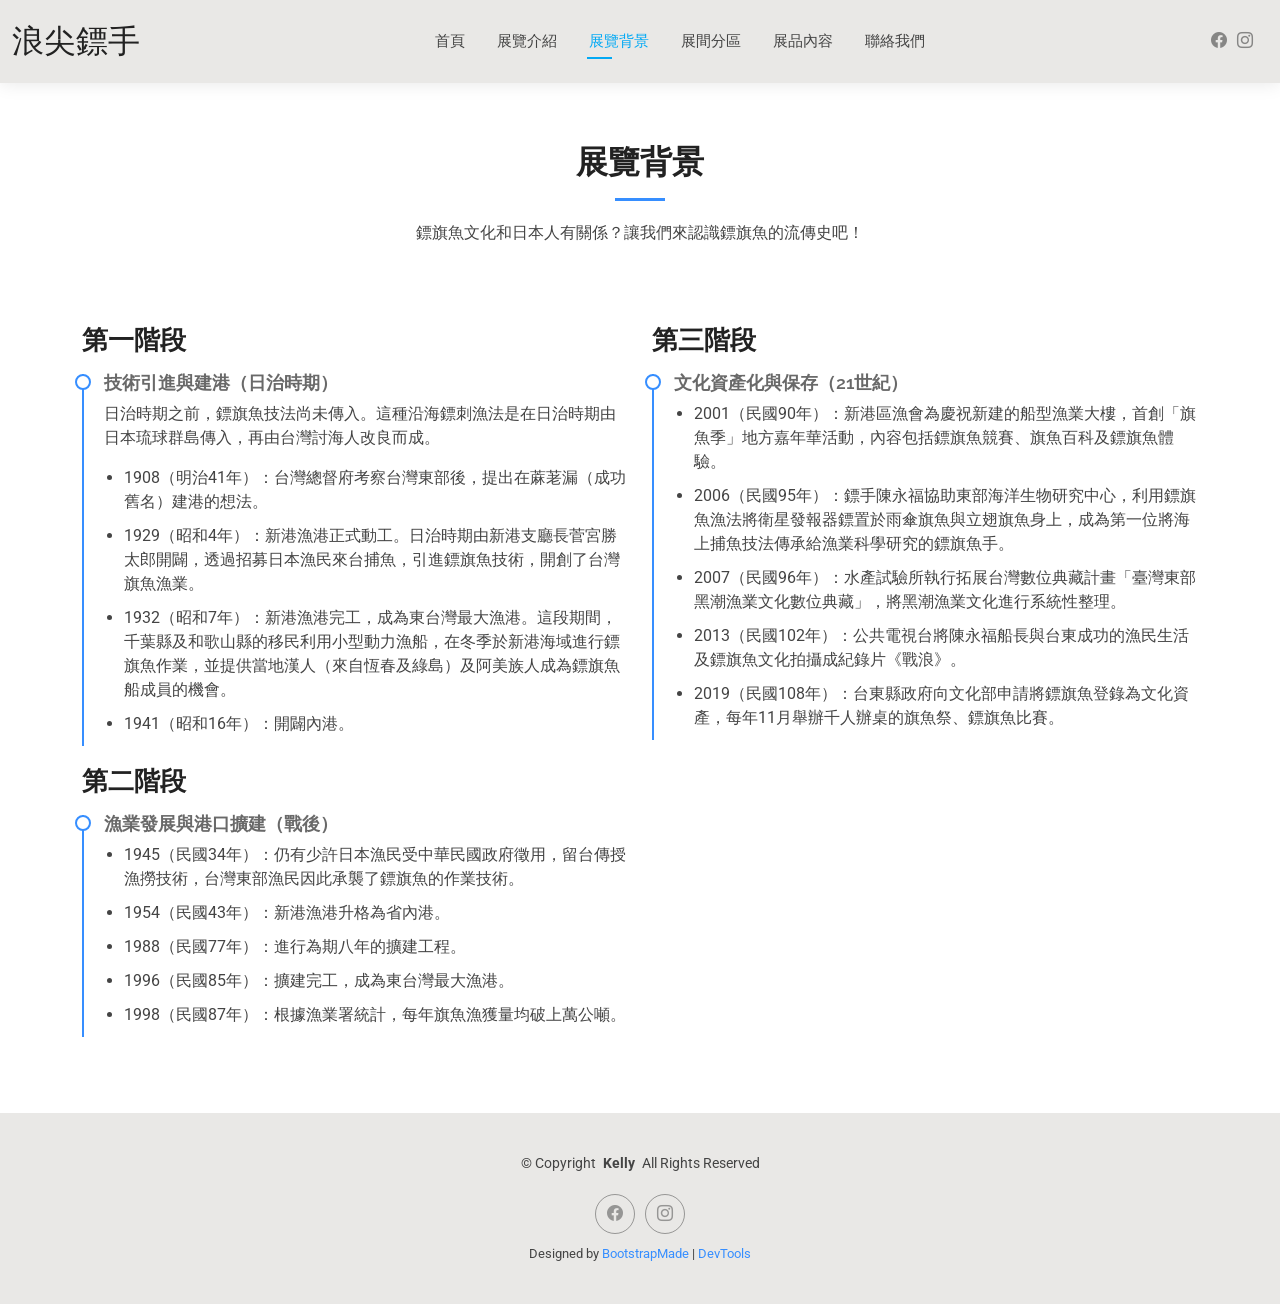
<file: resume.html>
<!DOCTYPE html>
<html lang="en">

<head>
  <meta charset="utf-8">
  <meta content="width=device-width, initial-scale=1.0" name="viewport">
  <title>展覽背景-台東成功鎮鏢旗魚文化線上展</title>
  <meta name="description" content="">
  <meta name="keywords" content="">

  <!-- Favicons -->
  <link href="assets/img/favicon.png" rel="icon">
  <link href="assets/img/apple-touch-icon.png" rel="apple-touch-icon">

  <!-- Fonts -->
  <link href="https://fonts.googleapis.com" rel="preconnect">
  <link href="https://fonts.gstatic.com" rel="preconnect" crossorigin>
  <link href="https://fonts.googleapis.com/css2?family=Roboto:ital,wght@0,100;0,300;0,400;0,500;0,700;0,900;1,100;1,300;1,400;1,500;1,700;1,900&family=Poppins:ital,wght@0,100;0,200;0,300;0,400;0,500;0,600;0,700;0,800;0,900;1,100;1,200;1,300;1,400;1,500;1,600;1,700;1,800;1,900&family=Raleway:ital,wght@0,100;0,200;0,300;0,400;0,500;0,600;0,700;0,800;0,900;1,100;1,200;1,300;1,400;1,500;1,600;1,700;1,800;1,900&display=swap" rel="stylesheet">

  <!-- Vendor CSS Files -->
  <link href="assets/vendor/bootstrap/css/bootstrap.min.css" rel="stylesheet">
  <link href="assets/vendor/bootstrap-icons/bootstrap-icons.css" rel="stylesheet">
  <link href="assets/vendor/aos/aos.css" rel="stylesheet">
  <link href="assets/vendor/swiper/swiper-bundle.min.css" rel="stylesheet">
  <link href="assets/vendor/glightbox/css/glightbox.min.css" rel="stylesheet">

  <!-- Main CSS File -->
  <link href="assets/css/main.css" rel="stylesheet">

  <!-- =======================================================
  * Template Name: Kelly
  * Template URL: https://bootstrapmade.com/kelly-free-bootstrap-cv-resume-html-template/
  * Updated: Aug 07 2024 with Bootstrap v5.3.3
  * Author: BootstrapMade.com
  * License: https://bootstrapmade.com/license/
  ======================================================== -->
</head>

<body class="resume-page">

   <header id="header" class="header d-flex align-items-center light-background sticky-top">
    <div class="container-fluid position-relative d-flex align-items-center justify-content-between">

      <a href="index.html" class="logo d-flex align-items-center me-auto me-xl-0">
        <!-- Uncomment the line below if you also wish to use an image logo -->
        <!-- <img src="assets/img/logo.png" alt=""> -->
        <h1 class="sitename">浪尖鏢手</h1>
      </a>

     <nav id="navmenu" class="navmenu">
        <ul>
          <li><a href="index.html" >首頁</a></li>
          <li><a href="about.html">展覽介紹</a></li>
          <li><a href="resume.html" class="active">展覽背景</a></li>
          <li><a href="services.html">展間分區</a></li>
          <li><a href="portfolio.html">展品內容</a></li>
            <!-- <li class="dropdown"><a href="#"><span>作品案例</span> <i class="bi bi-chevron-down toggle-dropdown"></i></a>
            <ul>
              <li><a href="#">台灣人文</a></li>
              <li class="dropdown"><a href="#"><span></span>Deep Dropdow<i class="bi bi-chevron-down toggle-dropdown"></i></a>
                <ul>
                  <li><a href="#">Deep Dropdown 1</a></li>
                  <li><a href="#">Deep Dropdown 2</a></li>
                  <li><a href="#">Deep Dropdown 3</a></li>
                  <li><a href="#">Deep Dropdown 4</a></li>
                  <li><a href="#">Deep Dropdown 5</a></li>
                </ul>
              </li>
              <li><a href="#">跨國文化</a></li>
              <li><a href="#">文化新創</a></li>
              <li><a href="#">Dropdown 4</a></li>
            </ul>-->
          </li>
          <li><a href="contact.html">聯絡我們</a></li>
        </ul>
        <i class="mobile-nav-toggle d-xl-none bi bi-list"></i>
      </nav>

      <div class="header-social-links">
        <a href="https://www.facebook.com/kuroshiofish.org.tw" target="_blank"><i class="bi bi-facebook"></i></a>
        <a href="https://www.instagram.com/xingangfish_taitung/" target="_blank"><i class="bi bi-instagram"></i></a>
      </div>

    </div>
  </header>

  <main class="main">

    <!-- Resume Section -->
    <section id="resume" class="resume section">

      <!-- Section Title -->
      <div class="container section-title" data-aos="fade-up">
        <h2>展覽背景</h2>
        <p>鏢旗魚文化和日本人有關係？讓我們來認識鏢旗魚的流傳史吧！</p>
      </div><!-- End Section Title -->

      <div class="container">

        <div class="row">

          <div class="col-lg-6" data-aos="fade-up" data-aos-delay="100">
            <h3 class="resume-title">第一階段</h3>

            <div class="resume-item pb-0">
              <h4>技術引進與建港（日治時期）</h4>
              <p>日治時期之前，鏢旗魚技法尚未傳入。這種沿海鏢刺漁法是在日治時期由日本琉球群島傳入，再由台灣討海人改良而成。</p>
              <ul>
                <li>1908（明治41年）：台灣總督府考察台灣東部後，提出在蔴荖漏（成功舊名）建港的想法。</li>
                <li>1929（昭和4年）：新港漁港正式動工。日治時期由新港支廳長菅宮勝太郎開闢，透過招募日本漁民來台捕魚，引進鏢旗魚技術，開創了台灣旗魚漁業。</li>
                <li>1932（昭和7年）：新港漁港完工，成為東台灣最大漁港。這段期間，千葉縣及和歌山縣的移民利用小型動力漁船，在冬季於新港海域進行鏢旗魚作業，並提供當地漢人（來自恆春及綠島）及阿美族人成為鏢旗魚船成員的機會。</li>
                <li>1941（昭和16年）：開闢內港。</li>
              </ul>
            </div><!-- Edn Resume Item -->

            <h3 class="resume-title">第二階段</h3>
            <div class="resume-item">
              <h4>漁業發展與港口擴建（戰後）</h4>
              <!--<h5>2015 - 2016</h5>
              <p><em>Rochester Institute of Technology, Rochester, NY</em></p>
              <p>Qui deserunt veniam. Et sed aliquam labore tempore sed quisquam iusto autem sit. Ea vero voluptatum qui ut dignissimos deleniti nerada porti sand markend</p>-->
              <ul>
                <li>1945（民國34年）：仍有少許日本漁民受中華民國政府徵用，留台傳授漁撈技術，台灣東部漁民因此承襲了鏢旗魚的作業技術。</li>
                <li>1954（民國43年）：新港漁港升格為省內港。</li>
                <li>1988（民國77年）：進行為期八年的擴建工程。</li>
                <li>1996（民國85年）：擴建完工，成為東台灣最大漁港。</li>
                <li>1998（民國87年）：根據漁業署統計，每年旗魚漁獲量均破上萬公噸。</li>
              </ul>
            </div><!-- Edn Resume Item -->

            <!--<div class="resume-item">
              <h4>Bachelor of Fine Arts &amp; Graphic Design</h4>
              <h5>2010 - 2014</h5>
              <p><em>Rochester Institute of Technology, Rochester, NY</em></p>
              <p>Quia nobis sequi est occaecati aut. Repudiandae et iusto quae reiciendis et quis Eius vel ratione eius unde vitae rerum voluptates asperiores voluptatem Earum molestiae consequatur neque etlon sader mart dila</p>
            </div> Edn Resume Item -->

          </div>

          <div class="col-lg-6" data-aos="fade-up" data-aos-delay="200">
            <h3 class="resume-title">第三階段</h3>
            <div class="resume-item">
              <h4>文化資產化與保存（21世紀）</h4>
              <!--<h5>2019 - Present</h5>
              <p><em>Experion, New York, NY </em></p>-->
              <ul>
                <li>2001（民國90年）：新港區漁會為慶祝新建的船型漁業大樓，首創「旗魚季」地方嘉年華活動，內容包括鏢旗魚競賽、旗魚百科及鏢旗魚體驗。</li>
                <li>2006（民國95年）：鏢手陳永福協助東部海洋生物研究中心，利用鏢旗魚漁法將衛星發報器鏢置於雨傘旗魚與立翅旗魚身上，成為第一位將海上捕魚技法傳承給漁業科學研究的鏢旗魚手。</li>
                <li>2007（民國96年）：水產試驗所執行拓展台灣數位典藏計畫「臺灣東部黑潮漁業文化數位典藏」，將黑潮漁業文化進行系統性整理。</li>
                <li>2013（民國102年）：公共電視台將陳永福船長與台東成功的漁民生活及鏢旗魚文化拍攝成紀錄片《戰浪》。</li>
                <li>2019（民國108年）：台東縣政府向文化部申請將鏢旗魚登錄為文化資產，每年11月舉辦千人辦桌的旗魚祭、鏢旗魚比賽。</li>
              </ul>
            </div><!-- Edn Resume Item -->

           <!-- <div class="resume-item">
              <h4>Graphic design specialist</h4>
              <h5>2017 - 2018</h5>
              <p><em>Stepping Stone Advertising, New York, NY</em></p>
              <ul>
                <li>Developed numerous marketing programs (logos, brochures,infographics, presentations, and advertisements).</li>
                <li>Managed up to 5 projects or tasks at a given time while under pressure</li>
                <li>Recommended and consulted with clients on the most appropriate graphic design</li>
                <li>Created 4+ design presentations and proposals a month for clients and account managers</li>
              </ul>
            </div> Edn Resume Item -->

          </div>

        </div>

      </div>

    </section><!-- /Resume Section -->

  </main>

  <footer id="footer" class="footer light-background">

    <div class="container">
      <div class="copyright text-center ">
        <p>© <span>Copyright</span> <strong class="px-1 sitename">Kelly</strong> <span>All Rights Reserved<br></span></p>
      </div>
      <div class="social-links d-flex justify-content-center">
        <a href="https://www.facebook.com/kuroshiofish.org.tw" target="_blank"><i class="bi bi-facebook"></i></a>
        <a href="https://www.instagram.com/xingangfish_taitung/" target="_blank"><i class="bi bi-instagram"></i></a>
      </div>
      <div class="credits">
        <!-- All the links in the footer should remain intact. -->
        <!-- You can delete the links only if you've purchased the pro version. -->
        <!-- Licensing information: https://bootstrapmade.com/license/ -->
        <!-- Purchase the pro version with working PHP/AJAX contact form: [buy-url] -->
        Designed by <a href="https://bootstrapmade.com/">BootstrapMade</a> | <a href="https://bootstrapmade.com/tools/">DevTools</a>
      </div>
    </div>

  </footer>

  <!-- Scroll Top -->
  <a href="#" id="scroll-top" class="scroll-top d-flex align-items-center justify-content-center"><i class="bi bi-arrow-up-short"></i></a>

  <!-- Preloader -->
  <div id="preloader"></div>

  <!-- Vendor JS Files -->
  <script src="assets/vendor/bootstrap/js/bootstrap.bundle.min.js"></script>
  <script src="assets/vendor/php-email-form/validate.js"></script>
  <script src="assets/vendor/aos/aos.js"></script>
  <script src="assets/vendor/waypoints/noframework.waypoints.js"></script>
  <script src="assets/vendor/purecounter/purecounter_vanilla.js"></script>
  <script src="assets/vendor/swiper/swiper-bundle.min.js"></script>
  <script src="assets/vendor/glightbox/js/glightbox.min.js"></script>
  <script src="assets/vendor/imagesloaded/imagesloaded.pkgd.min.js"></script>
  <script src="assets/vendor/isotope-layout/isotope.pkgd.min.js"></script>

  <!-- Main JS File -->
  <script src="assets/js/main.js"></script>

</body>

</html>
</file>
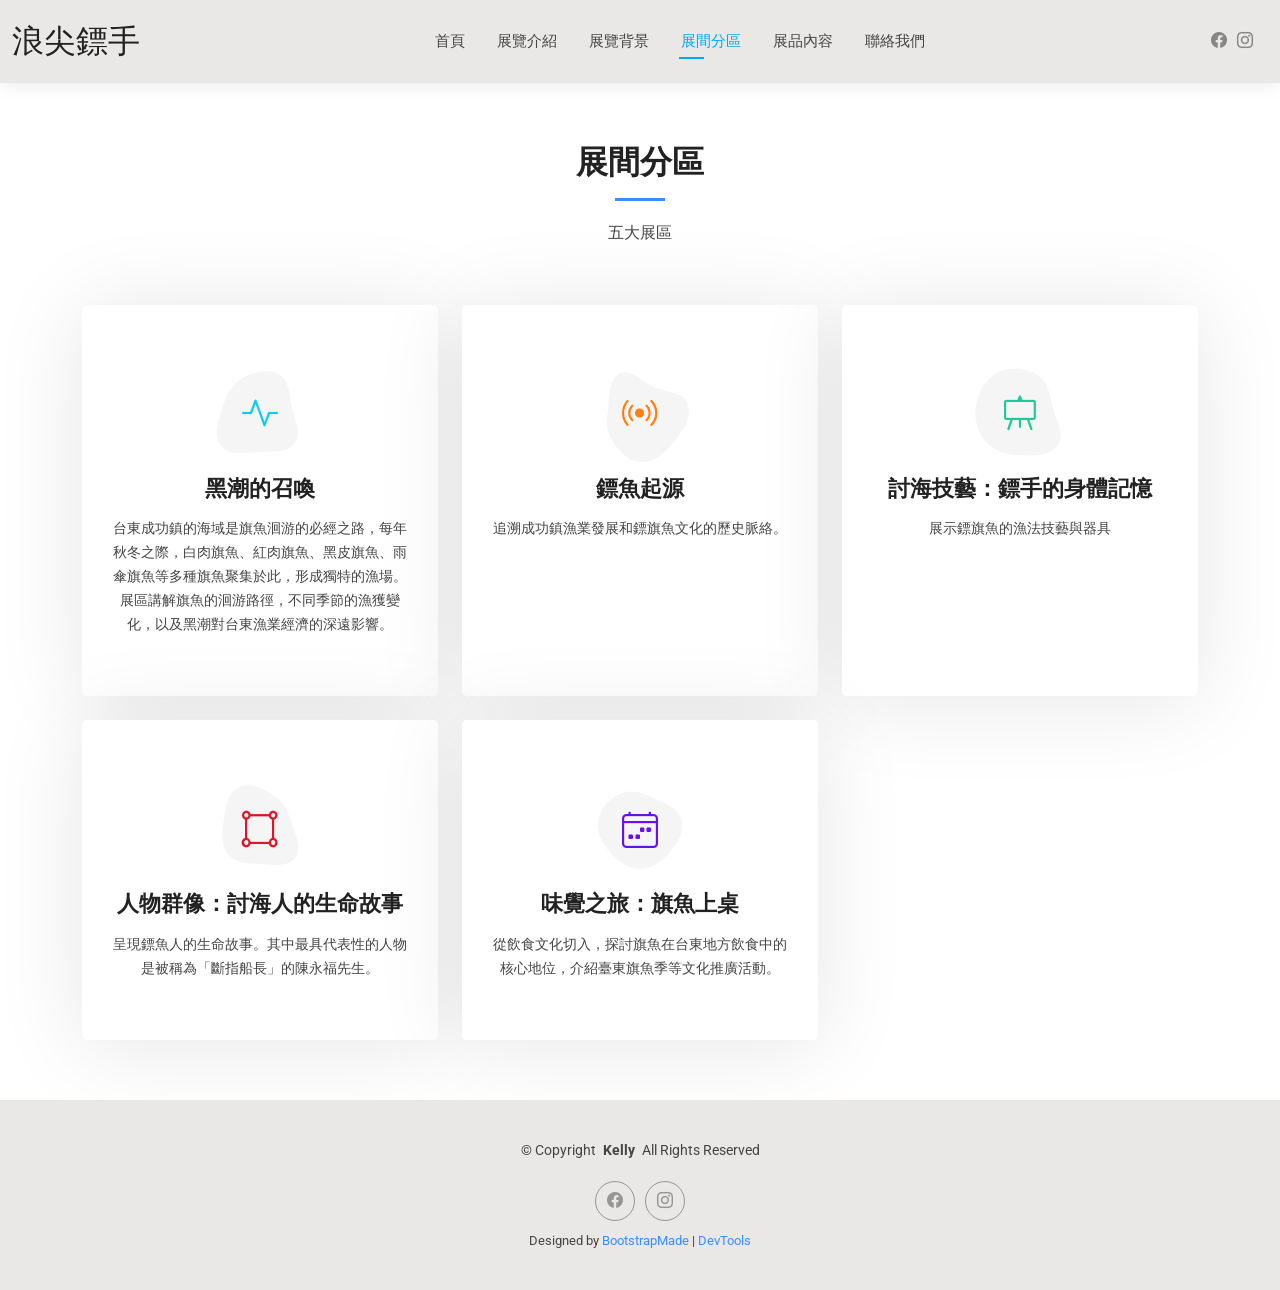
<file: services.html>
<!DOCTYPE html>
<html lang="en">

<head>
  <meta charset="utf-8">
  <meta content="width=device-width, initial-scale=1.0" name="viewport">
  <title>展覽分區-台東成功鎮鏢旗魚文化線上展</title>
  <meta name="description" content="">
  <meta name="keywords" content="">

  <!-- Favicons -->
  <link href="assets/img/favicon.png" rel="icon">
  <link href="assets/img/apple-touch-icon.png" rel="apple-touch-icon">

  <!-- Fonts -->
  <link href="https://fonts.googleapis.com" rel="preconnect">
  <link href="https://fonts.gstatic.com" rel="preconnect" crossorigin>
  <link href="https://fonts.googleapis.com/css2?family=Roboto:ital,wght@0,100;0,300;0,400;0,500;0,700;0,900;1,100;1,300;1,400;1,500;1,700;1,900&family=Poppins:ital,wght@0,100;0,200;0,300;0,400;0,500;0,600;0,700;0,800;0,900;1,100;1,200;1,300;1,400;1,500;1,600;1,700;1,800;1,900&family=Raleway:ital,wght@0,100;0,200;0,300;0,400;0,500;0,600;0,700;0,800;0,900;1,100;1,200;1,300;1,400;1,500;1,600;1,700;1,800;1,900&display=swap" rel="stylesheet">

  <!-- Vendor CSS Files -->
  <link href="assets/vendor/bootstrap/css/bootstrap.min.css" rel="stylesheet">
  <link href="assets/vendor/bootstrap-icons/bootstrap-icons.css" rel="stylesheet">
  <link href="assets/vendor/aos/aos.css" rel="stylesheet">
  <link href="assets/vendor/swiper/swiper-bundle.min.css" rel="stylesheet">
  <link href="assets/vendor/glightbox/css/glightbox.min.css" rel="stylesheet">

  <!-- Main CSS File -->
  <link href="assets/css/main.css" rel="stylesheet">

  <!-- =======================================================
  * Template Name: Kelly
  * Template URL: https://bootstrapmade.com/kelly-free-bootstrap-cv-resume-html-template/
  * Updated: Aug 07 2024 with Bootstrap v5.3.3
  * Author: BootstrapMade.com
  * License: https://bootstrapmade.com/license/
  ======================================================== -->
</head>

<body class="services-page">

   <header id="header" class="header d-flex align-items-center light-background sticky-top">
    <div class="container-fluid position-relative d-flex align-items-center justify-content-between">

      <a href="index.html" class="logo d-flex align-items-center me-auto me-xl-0">
        <!-- Uncomment the line below if you also wish to use an image logo -->
        <!-- <img src="assets/img/logo.png" alt=""> -->
        <h1 class="sitename">浪尖鏢手</h1>
      </a>

      <nav id="navmenu" class="navmenu">
        <ul>
          <li><a href="index.html" >首頁</a></li>
          <li><a href="about.html">展覽介紹</a></li>
          <li><a href="resume.html">展覽背景</a></li>
          <li><a href="services.html" class="active">展間分區</a></li>
          <li><a href="portfolio.html">展品內容</a></li>
            <!-- <li class="dropdown"><a href="#"><span>作品案例</span> <i class="bi bi-chevron-down toggle-dropdown"></i></a>
            <ul>
              <li><a href="#">台灣人文</a></li>
              <li class="dropdown"><a href="#"><span></span>Deep Dropdow<i class="bi bi-chevron-down toggle-dropdown"></i></a>
                <ul>
                  <li><a href="#">Deep Dropdown 1</a></li>
                  <li><a href="#">Deep Dropdown 2</a></li>
                  <li><a href="#">Deep Dropdown 3</a></li>
                  <li><a href="#">Deep Dropdown 4</a></li>
                  <li><a href="#">Deep Dropdown 5</a></li>
                </ul>
              </li>
              <li><a href="#">跨國文化</a></li>
              <li><a href="#">文化新創</a></li>
              <li><a href="#">Dropdown 4</a></li>
            </ul>-->
          </li>
          <li><a href="contact.html">聯絡我們</a></li>
        </ul>
        <i class="mobile-nav-toggle d-xl-none bi bi-list"></i>
      </nav>

      <div class="header-social-links">
        <a href="https://www.facebook.com/kuroshiofish.org.tw" target="_blank"><i class="bi bi-facebook"></i></a>
        <a href="https://www.instagram.com/xingangfish_taitung/" target="_blank"><i class="bi bi-instagram"></i></a>
      </div>

    </div>
  </header>

  <main class="main">

    <!-- Services Section -->
    <section id="services" class="services section">

      <!-- Section Title -->
      <div class="container section-title" data-aos="fade-up">
        <h2>展間分區</h2>
        <p>五大展區</p>
      </div><!-- End Section Title -->

      <div class="container">

        <div class="row gy-4">

          <div class="col-lg-4 col-md-6" data-aos="fade-up" data-aos-delay="100">
            <div class="service-item item-cyan position-relative">
              <div class="icon">
                <svg width="100" height="100" viewBox="0 0 600 600" xmlns="http://www.w3.org/2000/svg">
                  <path stroke="none" stroke-width="0" fill="#f5f5f5" d="M300,521.0016835830174C376.1290562159157,517.8887921683347,466.0731472004068,529.7835943286574,510.70327084640275,468.03025145048787C554.3714126377745,407.6079735673963,508.03601936045806,328.9844924480964,491.2728898941984,256.3432110539036C474.5976632858925,184.082847569629,479.9380746630129,96.60480741107993,416.23090153303,58.64404602377083C348.86323505073057,18.502131276798302,261.93793281208167,40.57373210992963,193.5410806939664,78.93577620505333C130.42746243093433,114.334589627462,98.30271207620316,179.96522072025542,76.75703585869454,249.04625023123273C51.97151888228291,328.5150500222984,13.704378332031375,421.85034740162234,66.52175969318436,486.19268352777647C119.04800174914682,550.1803526380478,217.28368757567262,524.383925680826,300,521.0016835830174"></path>
                </svg>
                <i class="bi bi-activity"></i>
              </div>
              <a href="#" class="stretched-link">
                <h3>黑潮的召喚</h3>
              </a>
              <p>台東成功鎮的海域是旗魚洄游的必經之路，每年秋冬之際，白肉旗魚、紅肉旗魚、黑皮旗魚、雨傘旗魚等多種旗魚聚集於此，形成獨特的漁場。展區講解旗魚的洄游路徑，不同季節的漁獲變化，以及黑潮對台東漁業經濟的深遠影響。</p>
            </div>
          </div><!-- End Service Item -->

          <div class="col-lg-4 col-md-6" data-aos="fade-up" data-aos-delay="200">
            <div class="service-item item-orange position-relative">
              <div class="icon">
                <svg width="100" height="100" viewBox="0 0 600 600" xmlns="http://www.w3.org/2000/svg">
                  <path stroke="none" stroke-width="0" fill="#f5f5f5" d="M300,582.0697525312426C382.5290701553225,586.8405444964366,449.9789794690241,525.3245884688669,502.5850820975895,461.55621195738473C556.606425686781,396.0723002908107,615.8543463187945,314.28637112970534,586.6730223649479,234.56875336149918C558.9533121215079,158.8439757836574,454.9685369536778,164.00468322053177,381.49747125262974,130.76875717737553C312.15926192815925,99.40240125094834,248.97055460311594,18.661163978235184,179.8680185752513,50.54337015887873C110.5421016452524,82.52863877960104,119.82277516462835,180.83849132639028,109.12597500060166,256.43424936330496C100.08760227029461,320.3096726198365,92.17705696193138,384.0621239912766,124.79988738764834,439.7174275375508C164.83382741302287,508.01625554203684,220.96474134820875,577.5009287672846,300,582.0697525312426"></path>
                </svg>
                <i class="bi bi-broadcast"></i>
              </div>
              <a href="#" class="stretched-link">
                <h3>鏢魚起源</h3>
              </a>
              <p>追溯成功鎮漁業發展和鏢旗魚文化的歷史脈絡。</p>
            </div>
          </div><!-- End Service Item -->

          <div class="col-lg-4 col-md-6" data-aos="fade-up" data-aos-delay="300">
            <div class="service-item item-teal position-relative">
              <div class="icon">
                <svg width="100" height="100" viewBox="0 0 600 600" xmlns="http://www.w3.org/2000/svg">
                  <path stroke="none" stroke-width="0" fill="#f5f5f5" d="M300,541.5067337569781C382.14930387511276,545.0595476570109,479.8736841581634,548.3450877840088,526.4010558755058,480.5488172755941C571.5218469581645,414.80211281144784,517.5187510058486,332.0715597781072,496.52539010469104,255.14436215662573C477.37192572678356,184.95920475031193,473.57363656557914,105.61284051026155,413.0603344069578,65.22779650032875C343.27470386102294,18.654635553484475,251.2091493199835,5.337323636656869,175.0934190732945,40.62881213300186C97.87086631185822,76.43348514350839,51.98124368387456,156.15599469081315,36.44837278890362,239.84606092416172C21.716077023791087,319.22268207091537,43.775223500013084,401.1760424656574,96.891909868211,461.97329694683043C147.22146801428983,519.5804099606455,223.5754009179313,538.201503339737,300,541.5067337569781"></path>
                </svg>
                <i class="bi bi-easel"></i>
              </div>
              <a href="#" class="stretched-link">
                <h3>討海技藝：鏢手的身體記憶</h3>
              </a>
              <p>展示鏢旗魚的漁法技藝與器具</p>
            </div>
          </div><!-- End Service Item -->

          <div class="col-lg-4 col-md-6" data-aos="fade-up" data-aos-delay="400">
            <div class="service-item item-red position-relative">
              <div class="icon">
                <svg width="100" height="100" viewBox="0 0 600 600" xmlns="http://www.w3.org/2000/svg">
                  <path stroke="none" stroke-width="0" fill="#f5f5f5" d="M300,503.46388370962813C374.79870501325706,506.71871716319447,464.8034551963731,527.1746412648533,510.4981551193396,467.86667711651364C555.9287308511215,408.9015244558933,512.6030010748507,327.5744911775523,490.211057578863,256.5855673507754C471.097692560561,195.9906835881958,447.69079081568157,138.11976852964426,395.19560036434837,102.3242989838813C329.3053358748298,57.3949838291264,248.02791733380457,8.279543830951368,175.87071277845988,42.242879143198664C103.41431057327972,76.34704239035025,93.79494320519305,170.9812938413882,81.28167332365135,250.07896920659033C70.17666984294237,320.27484674793965,64.84698225790005,396.69656628748305,111.28512138212992,450.4950937839243C156.20124167950087,502.5303643271138,231.32542653798444,500.4755392045468,300,503.46388370962813"></path>
                </svg>
                <i class="bi bi-bounding-box-circles"></i>
              </div>
              <a href="#" class="stretched-link">
                <h3>人物群像：討海人的生命故事</h3>
              </a>
              <p>呈現鏢魚人的生命故事。其中最具代表性的人物是被稱為「斷指船長」的陳永福先生。</p>
              <a href="#" class="stretched-link"></a>
            </div>
          </div><!-- End Service Item -->

          <div class="col-lg-4 col-md-6" data-aos="fade-up" data-aos-delay="500">
            <div class="service-item item-indigo position-relative">
              <div class="icon">
                <svg width="100" height="100" viewBox="0 0 600 600" xmlns="http://www.w3.org/2000/svg">
                  <path stroke="none" stroke-width="0" fill="#f5f5f5" d="M300,532.3542879108572C369.38199826031484,532.3153073249985,429.10787420159085,491.63046689027357,474.5244479745417,439.17860296908856C522.8885846962883,383.3225815378663,569.1668002868075,314.3205725914397,550.7432151929288,242.7694973846089C532.6665558377875,172.5657663291529,456.2379748765914,142.6223662098291,390.3689995646985,112.34683881706744C326.66090330228417,83.06452184765237,258.84405631176094,53.51806209861945,193.32584062364296,78.48882559362697C121.61183558270385,105.82097193414197,62.805066853699245,167.19869350419734,48.57481801355237,242.6138429142374C34.843463184063346,315.3850353017275,76.69343916112496,383.4422959591041,125.22947124332185,439.3748458443577C170.7312796277747,491.8107796887764,230.57421082200815,532.3932930995766,300,532.3542879108572"></path>
                </svg>
                <i class="bi bi-calendar4-week icon"></i>
              </div>
              <a href="#" class="stretched-link">
                <h3>味覺之旅：旗魚上桌</h3>
              </a>
              <p>從飲食文化切入，探討旗魚在台東地方飲食中的核心地位，介紹臺東旗魚季等文化推廣活動。</p>
              <a href="#" class="stretched-link"></a>
            </div>
          </div><!-- End Service Item -->

          <!--<div class="col-lg-4 col-md-6" data-aos="fade-up" data-aos-delay="600">
            <div class="service-item item-pink position-relative">
              <div class="icon">
                <svg width="100" height="100" viewBox="0 0 600 600" xmlns="http://www.w3.org/2000/svg">
                  <path stroke="none" stroke-width="0" fill="#f5f5f5" d="M300,566.797414625762C385.7384707136149,576.1784315230908,478.7894351017131,552.8928747891023,531.9192734346935,484.94944893311C584.6109503024035,417.5663521118492,582.489472248146,322.67544863468447,553.9536738515405,242.03673114598146C529.1557734026468,171.96086150256528,465.24506316201064,127.66468636344209,395.9583748389544,100.7403814666027C334.2173773831606,76.7482773500951,269.4350130405921,84.62216499799875,207.1952322260088,107.2889140133804C132.92018162631612,134.33871894543012,41.79353780512637,160.00259165414826,22.644507872594943,236.69541883565114C3.319112789854554,314.0945973066697,72.72355303640163,379.243833228382,124.04198916343866,440.3218312028393C172.9286146004772,498.5055451809895,224.45579914871206,558.5317968840102,300,566.797414625762"></path>
                </svg>
                <i class="bi bi-chat-square-text"></i>
              </div>
              <a href="#" class="stretched-link">
                <h3>Dolori Architecto</h3>
              </a>
              <p>Hic molestias ea quibusdam eos. Fugiat enim doloremque aut neque non et debitis iure. Corrupti recusandae ducimus enim.</p>
              <a href="#" class="stretched-link"></a>
            </div>
          </div> End Service Item -->

        </div>

      </div>

    </section><!-- /Services Section -->

  </main>

  <footer id="footer" class="footer light-background">

    <div class="container">
      <div class="copyright text-center ">
        <p>© <span>Copyright</span> <strong class="px-1 sitename">Kelly</strong> <span>All Rights Reserved<br></span></p>
      </div>
      <div class="social-links d-flex justify-content-center">
        <a href="https://www.facebook.com/kuroshiofish.org.tw" target="_blank"><i class="bi bi-facebook"></i></a>
        <a href="https://www.instagram.com/xingangfish_taitung/" target="_blank"><i class="bi bi-instagram"></i></a>
      </div>
      <div class="credits">
        <!-- All the links in the footer should remain intact. -->
        <!-- You can delete the links only if you've purchased the pro version. -->
        <!-- Licensing information: https://bootstrapmade.com/license/ -->
        <!-- Purchase the pro version with working PHP/AJAX contact form: [buy-url] -->
        Designed by <a href="https://bootstrapmade.com/">BootstrapMade</a> | <a href="https://bootstrapmade.com/tools/">DevTools</a>
      </div>
    </div>

  </footer>

  <!-- Scroll Top -->
  <a href="#" id="scroll-top" class="scroll-top d-flex align-items-center justify-content-center"><i class="bi bi-arrow-up-short"></i></a>

  <!-- Preloader -->
  <div id="preloader"></div>

  <!-- Vendor JS Files -->
  <script src="assets/vendor/bootstrap/js/bootstrap.bundle.min.js"></script>
  <script src="assets/vendor/php-email-form/validate.js"></script>
  <script src="assets/vendor/aos/aos.js"></script>
  <script src="assets/vendor/waypoints/noframework.waypoints.js"></script>
  <script src="assets/vendor/purecounter/purecounter_vanilla.js"></script>
  <script src="assets/vendor/swiper/swiper-bundle.min.js"></script>
  <script src="assets/vendor/glightbox/js/glightbox.min.js"></script>
  <script src="assets/vendor/imagesloaded/imagesloaded.pkgd.min.js"></script>
  <script src="assets/vendor/isotope-layout/isotope.pkgd.min.js"></script>

  <!-- Main JS File -->
  <script src="assets/js/main.js"></script>

</body>

</html>
</file>
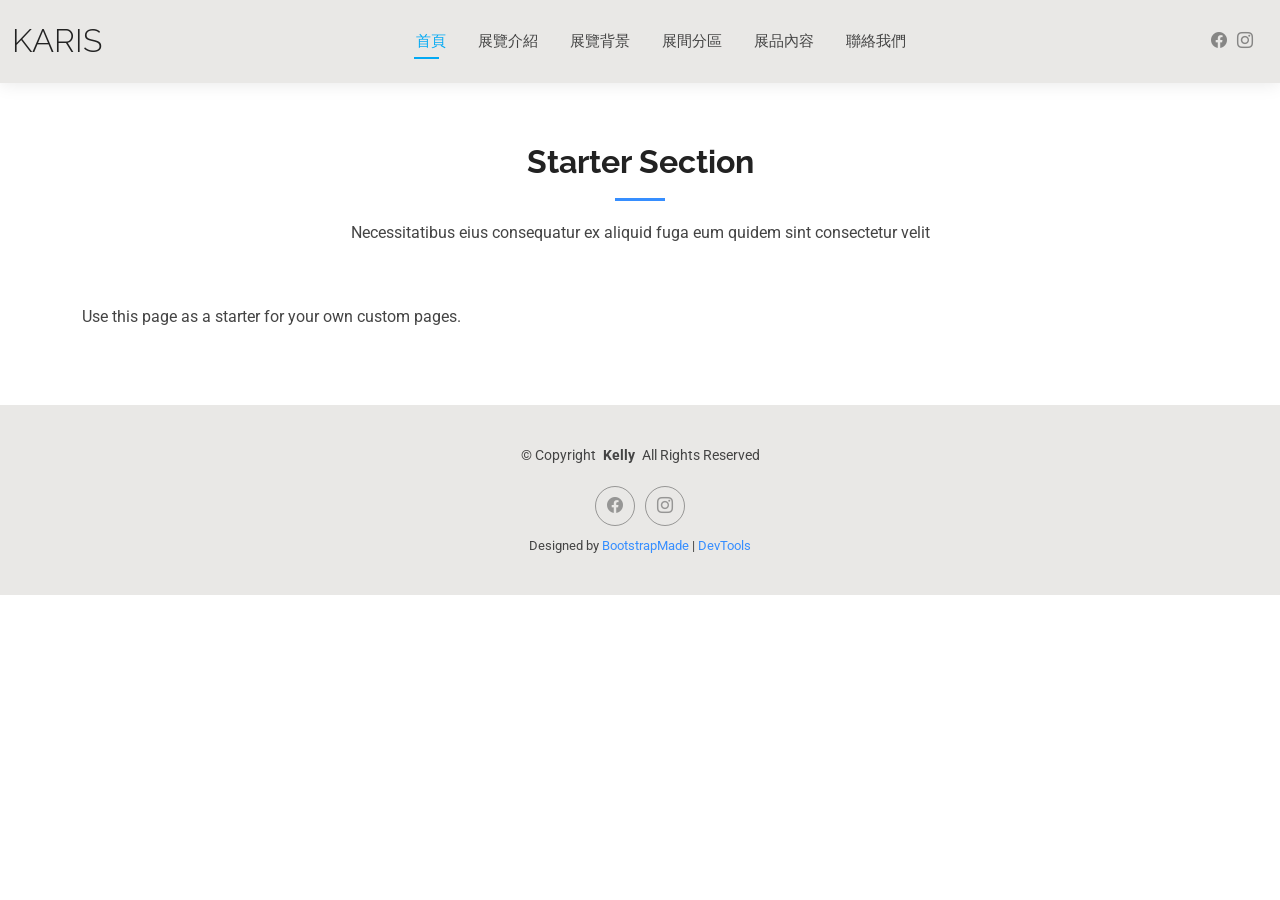
<file: starter-page.html>
<!DOCTYPE html>
<html lang="en">

<head>
  <meta charset="utf-8">
  <meta content="width=device-width, initial-scale=1.0" name="viewport">
  <title>Starter Page - Kelly Bootstrap Template</title>
  <meta name="description" content="">
  <meta name="keywords" content="">

  <!-- Favicons -->
  <link href="assets/img/favicon.png" rel="icon">
  <link href="assets/img/apple-touch-icon.png" rel="apple-touch-icon">

  <!-- Fonts -->
  <link href="https://fonts.googleapis.com" rel="preconnect">
  <link href="https://fonts.gstatic.com" rel="preconnect" crossorigin>
  <link href="https://fonts.googleapis.com/css2?family=Roboto:ital,wght@0,100;0,300;0,400;0,500;0,700;0,900;1,100;1,300;1,400;1,500;1,700;1,900&family=Poppins:ital,wght@0,100;0,200;0,300;0,400;0,500;0,600;0,700;0,800;0,900;1,100;1,200;1,300;1,400;1,500;1,600;1,700;1,800;1,900&family=Raleway:ital,wght@0,100;0,200;0,300;0,400;0,500;0,600;0,700;0,800;0,900;1,100;1,200;1,300;1,400;1,500;1,600;1,700;1,800;1,900&display=swap" rel="stylesheet">

  <!-- Vendor CSS Files -->
  <link href="assets/vendor/bootstrap/css/bootstrap.min.css" rel="stylesheet">
  <link href="assets/vendor/bootstrap-icons/bootstrap-icons.css" rel="stylesheet">
  <link href="assets/vendor/aos/aos.css" rel="stylesheet">
  <link href="assets/vendor/swiper/swiper-bundle.min.css" rel="stylesheet">
  <link href="assets/vendor/glightbox/css/glightbox.min.css" rel="stylesheet">

  <!-- Main CSS File -->
  <link href="assets/css/main.css" rel="stylesheet">

  <!-- =======================================================
  * Template Name: Kelly
  * Template URL: https://bootstrapmade.com/kelly-free-bootstrap-cv-resume-html-template/
  * Updated: Aug 07 2024 with Bootstrap v5.3.3
  * Author: BootstrapMade.com
  * License: https://bootstrapmade.com/license/
  ======================================================== -->
</head>

<body class="starter-page-page">

   <header id="header" class="header d-flex align-items-center light-background sticky-top">
    <div class="container-fluid position-relative d-flex align-items-center justify-content-between">

      <a href="index.html" class="logo d-flex align-items-center me-auto me-xl-0">
        <!-- Uncomment the line below if you also wish to use an image logo -->
        <!-- <img src="assets/img/logo.png" alt=""> -->
        <h1 class="sitename">Karis</h1>
      </a>

     <nav id="navmenu" class="navmenu">
        <ul>
          <li><a href="index.html" class="active">首頁</a></li>
          <li><a href="about.html">展覽介紹</a></li>
          <li><a href="resume.html">展覽背景</a></li>
          <li><a href="services.html">展間分區</a></li>
          <li><a href="portfolio.html">展品內容</a></li>
            <!-- <li class="dropdown"><a href="#"><span>作品案例</span> <i class="bi bi-chevron-down toggle-dropdown"></i></a>
            <ul>
              <li><a href="#">台灣人文</a></li>
              <li class="dropdown"><a href="#"><span></span>Deep Dropdow<i class="bi bi-chevron-down toggle-dropdown"></i></a>
                <ul>
                  <li><a href="#">Deep Dropdown 1</a></li>
                  <li><a href="#">Deep Dropdown 2</a></li>
                  <li><a href="#">Deep Dropdown 3</a></li>
                  <li><a href="#">Deep Dropdown 4</a></li>
                  <li><a href="#">Deep Dropdown 5</a></li>
                </ul>
              </li>
              <li><a href="#">跨國文化</a></li>
              <li><a href="#">文化新創</a></li>
              <li><a href="#">Dropdown 4</a></li>
            </ul>-->
          </li>
          <li><a href="contact.html">聯絡我們</a></li>
        </ul>
        <i class="mobile-nav-toggle d-xl-none bi bi-list"></i>
      </nav>

      <div class="header-social-links">
        <a href="https://www.facebook.com/kuroshiofish.org.tw" target="_blank"><i class="bi bi-facebook"></i></a>
        <a href="https://www.instagram.com/xingangfish_taitung/" target="_blank"><i class="bi bi-instagram"></i></a>
      </div>

    </div>
  </header>

  <main class="main">

    <!-- Starter Section Section -->
    <section id="starter-section" class="starter-section section">

      <!-- Section Title -->
      <div class="container section-title" data-aos="fade-up">
        <h2>Starter Section</h2>
        <p>Necessitatibus eius consequatur ex aliquid fuga eum quidem sint consectetur velit</p>
      </div><!-- End Section Title -->

      <div class="container" data-aos="fade-up">
        <p>Use this page as a starter for your own custom pages.</p>
      </div>

    </section><!-- /Starter Section Section -->

  </main>

  <footer id="footer" class="footer light-background">

    <div class="container">
      <div class="copyright text-center ">
        <p>© <span>Copyright</span> <strong class="px-1 sitename">Kelly</strong> <span>All Rights Reserved<br></span></p>
      </div>
      <div class="social-links d-flex justify-content-center">
        <a href="https://www.facebook.com/kuroshiofish.org.tw" target="_blank"><i class="bi bi-facebook"></i></a>
        <a href="https://www.instagram.com/xingangfish_taitung/" target="_blank"><i class="bi bi-instagram"></i></a>
      </div>
      <div class="credits">
        <!-- All the links in the footer should remain intact. -->
        <!-- You can delete the links only if you've purchased the pro version. -->
        <!-- Licensing information: https://bootstrapmade.com/license/ -->
        <!-- Purchase the pro version with working PHP/AJAX contact form: [buy-url] -->
        Designed by <a href="https://bootstrapmade.com/">BootstrapMade</a> | <a href="https://bootstrapmade.com/tools/">DevTools</a>
      </div>
    </div>

  </footer>

  <!-- Scroll Top -->
  <a href="#" id="scroll-top" class="scroll-top d-flex align-items-center justify-content-center"><i class="bi bi-arrow-up-short"></i></a>

  <!-- Preloader -->
  <div id="preloader"></div>

  <!-- Vendor JS Files -->
  <script src="assets/vendor/bootstrap/js/bootstrap.bundle.min.js"></script>
  <script src="assets/vendor/php-email-form/validate.js"></script>
  <script src="assets/vendor/aos/aos.js"></script>
  <script src="assets/vendor/waypoints/noframework.waypoints.js"></script>
  <script src="assets/vendor/purecounter/purecounter_vanilla.js"></script>
  <script src="assets/vendor/swiper/swiper-bundle.min.js"></script>
  <script src="assets/vendor/glightbox/js/glightbox.min.js"></script>
  <script src="assets/vendor/imagesloaded/imagesloaded.pkgd.min.js"></script>
  <script src="assets/vendor/isotope-layout/isotope.pkgd.min.js"></script>

  <!-- Main JS File -->
  <script src="assets/js/main.js"></script>

</body>

</html>
</file>
<file: assets/css/main.css>
/**
* Template Name: Kelly
* Template URL: https://bootstrapmade.com/kelly-free-bootstrap-cv-resume-html-template/
* Updated: Aug 07 2024 with Bootstrap v5.3.3
* Author: BootstrapMade.com
* License: https://bootstrapmade.com/license/
*/

/*--------------------------------------------------------------
# Font & Color Variables
# Help: https://bootstrapmade.com/color-system/
--------------------------------------------------------------*/
/* Fonts */
:root {
  --default-font: "Roboto",  system-ui, -apple-system, "Segoe UI", Roboto, "Helvetica Neue", Arial, "Noto Sans", "Liberation Sans", sans-serif, "Apple Color Emoji", "Segoe UI Emoji", "Segoe UI Symbol", "Noto Color Emoji";
  --heading-font: "Raleway",  sans-serif;
  --nav-font: "Poppins",  sans-serif;
}

/* Global Colors - The following color variables are used throughout the website. Updating them here will change the color scheme of the entire website */
:root { 
  --background-color: #ffffff; /* Background color for the entire website, including individual sections */
  --default-color: #444444; /* Default color used for the majority of the text content across the entire website */
  --heading-color: #222222; /* Color for headings, subheadings and title throughout the website */
  --accent-color: #368eff ; /* Accent color that represents your brand on the website. It's used for buttons, links, and other elements that need to stand out */
  --surface-color: #ffffff; /* The surface color is used as a background of boxed elements within sections, such as cards, icon boxes, or other elements that require a visual separation from the global background. */
  --contrast-color: #ffffff; /* Contrast color for text, ensuring readability against backgrounds of accent, heading, or default colors. */
}

/* Nav Menu Colors - The following color variables are used specifically for the navigation menu. They are separate from the global colors to allow for more customization options */
:root {
  --nav-color: #444444;  /* The default color of the main navmenu links */
  --nav-hover-color: #03A9F4; /* Applied to main navmenu links when they are hovered over or active */
  --nav-mobile-background-color: #ffffff; /* Used as the background color for mobile navigation menu */
  --nav-dropdown-background-color: #ffffff; /* Used as the background color for dropdown items that appear when hovering over primary navigation items */
  --nav-dropdown-color: #444444; /* Used for navigation links of the dropdown items in the navigation menu. */
  --nav-dropdown-hover-color: #03A9F4; /* Similar to --nav-hover-color, this color is applied to dropdown navigation links when they are hovered over. */
}

/* Color Presets - These classes override global colors when applied to any section or element, providing reuse of the sam color scheme. */

.light-background {
  --background-color: #e9e8e6;
  --surface-color: #ffffff;
}

.dark-background {
  --background-color: #060606;
  --default-color: #ffffff;
  --heading-color: #ffffff;
  --surface-color: #252525;
  --contrast-color: #ffffff;
}

/* Smooth scroll */
:root {
  scroll-behavior: smooth;
}

/*--------------------------------------------------------------
# General Styling & Shared Classes
--------------------------------------------------------------*/
body {
  color: var(--default-color);
  background-color: var(--background-color);
  font-family: var(--default-font);
}

a {
  color: var(--accent-color);
  text-decoration: none;
  transition: 0.3s;
}

a:hover {
  color: color-mix(in srgb, var(--accent-color), transparent 25%);
  text-decoration: none;
}

h1,
h2,
h3,
h4,
h5,
h6 {
  color: var(--heading-color);
  font-family: var(--heading-font);
}

/* PHP Email Form Messages
------------------------------*/
.php-email-form .error-message {
  display: none !important;
  visibility: hidden !important; /* 隱藏元素 */
  opacity: 0 !important;          /* 變成完全透明 */
  height: 0 !important;           /* 高度歸零 */
  padding: 0 !important;          /* 內邊距歸零（消滅紅色大區塊） */
  margin: 0 !important;           /* 外邊距歸零 */
  border: none !important;        /* 拔掉任何邊框 */
  font-size: 0 !important;        /* 字體縮小到不見 */
}

.php-email-form .sent-message {
  display: none;
  color: #ffffff;
  background: #059652;
  text-align: center;
  padding: 15px;
  margin-bottom: 24px;
  font-weight: 600;
}

.php-email-form .loading {
  display: none;
  background: var(--surface-color);
  text-align: center;
  padding: 15px;
  margin-bottom: 24px;
}

.php-email-form .loading:before {
  content: "";
  display: inline-block;
  border-radius: 50%;
  width: 24px;
  height: 24px;
  margin: 0 10px -6px 0;
  border: 3px solid var(--accent-color);
  border-top-color: var(--surface-color);
  animation: php-email-form-loading 1s linear infinite;
}

@keyframes php-email-form-loading {
  0% {
    transform: rotate(0deg);
  }

  100% {
    transform: rotate(360deg);
  }
}

/*--------------------------------------------------------------
# Global Header
--------------------------------------------------------------*/
.header {
  color: var(--default-color);
  background-color: var(--background-color);
  padding: 15px 0;
  transition: all 0.5s;
  z-index: 997;
  box-shadow: 0px 0 18px rgba(0, 0, 0, 0.1);
}

.header .logo {
  line-height: 1;
}

.header .logo img {
  max-height: 36px;
  margin-right: 8px;
}

.header .logo h1 {
  font-size: 32px;
  margin: 0;
  font-weight: 300;
  text-transform: uppercase;
  color: var(--heading-color);
}

.header .header-social-links {
  padding-right: 15px;
}

.header .header-social-links a {
  color: color-mix(in srgb, var(--default-color), transparent 40%);
  padding-left: 6px;
  display: inline-block;
  transition: 0.3s;
  font-size: 16px;
}

.header .header-social-links a:hover {
  color: var(--accent-color);
}

.header .header-social-links a i {
  line-height: 0px;
}

@media (max-width: 1200px) {
  .header .logo {
    order: 1;
  }

  .header .header-social-links {
    order: 2;
  }

  .header .navmenu {
    order: 3;
  }
}

/*--------------------------------------------------------------
# Navigation Menu
--------------------------------------------------------------*/
/* Desktop Navigation */
@media (min-width: 1200px) {
  .navmenu {
    padding: 0;
  }

  .navmenu ul {
    margin: 0;
    padding: 0;
    display: flex;
    list-style: none;
    align-items: center;
  }

  .navmenu li {
    position: relative;
  }

  .navmenu>ul>li {
    white-space: nowrap;
    padding: 15px 14px;
  }

  .navmenu>ul>li:last-child {
    padding-right: 0;
  }

  .navmenu a,
  .navmenu a:focus {
    color: var(--nav-color);
    font-size: 15px;
    padding: 0 2px;
    font-family: var(--nav-font);
    font-weight: 400;
    display: flex;
    align-items: center;
    justify-content: space-between;
    white-space: nowrap;
    transition: 0.3s;
    position: relative;
  }

  .navmenu a i,
  .navmenu a:focus i {
    font-size: 12px;
    line-height: 0;
    margin-left: 5px;
    transition: 0.3s;
  }

  .navmenu>ul>li>a:before {
    content: "";
    position: absolute;
    height: 2px;
    bottom: -6px;
    left: 0;
    background-color: var(--nav-hover-color);
    visibility: hidden;
    width: 0px;
    transition: all 0.3s ease-in-out 0s;
  }

  .navmenu a:hover:before,
  .navmenu li:hover>a:before,
  .navmenu .active:before {
    visibility: visible;
    width: 25px;
  }

  .navmenu li:hover>a,
  .navmenu .active,
  .navmenu .active:focus {
    color: var(--nav-hover-color);
  }

  .navmenu .dropdown ul {
    margin: 0;
    padding: 10px 0;
    background: var(--nav-dropdown-background-color);
    display: block;
    position: absolute;
    visibility: hidden;
    left: 14px;
    top: 130%;
    opacity: 0;
    transition: 0.3s;
    border-radius: 4px;
    z-index: 99;
    box-shadow: 0px 0px 30px rgba(0, 0, 0, 0.1);
  }

  .navmenu .dropdown ul li {
    min-width: 200px;
  }

  .navmenu .dropdown ul a {
    padding: 10px 20px;
    font-size: 15px;
    text-transform: none;
    color: var(--nav-dropdown-color);
  }

  .navmenu .dropdown ul a i {
    font-size: 12px;
  }

  .navmenu .dropdown ul a:hover,
  .navmenu .dropdown ul .active:hover,
  .navmenu .dropdown ul li:hover>a {
    color: var(--nav-dropdown-hover-color);
  }

  .navmenu .dropdown:hover>ul {
    opacity: 1;
    top: 100%;
    visibility: visible;
  }

  .navmenu .dropdown .dropdown ul {
    top: 0;
    left: -90%;
    visibility: hidden;
  }

  .navmenu .dropdown .dropdown:hover>ul {
    opacity: 1;
    top: 0;
    left: -100%;
    visibility: visible;
  }
}

/* Mobile Navigation */
@media (max-width: 1199px) {
  .mobile-nav-toggle {
    color: var(--nav-color);
    font-size: 28px;
    line-height: 0;
    margin-right: 10px;
    cursor: pointer;
    transition: color 0.3s;
  }

  .navmenu {
    padding: 0;
    z-index: 9997;
  }

  .navmenu ul {
    display: none;
    list-style: none;
    position: absolute;
    inset: 60px 20px 20px 20px;
    padding: 10px 0;
    margin: 0;
    border-radius: 6px;
    background-color: var(--nav-mobile-background-color);
    border: 1px solid color-mix(in srgb, var(--default-color), transparent 90%);
    box-shadow: none;
    overflow-y: auto;
    transition: 0.3s;
    z-index: 9998;
  }

  .navmenu a,
  .navmenu a:focus {
    color: var(--nav-dropdown-color);
    padding: 10px 20px;
    font-family: var(--nav-font);
    font-size: 17px;
    font-weight: 500;
    display: flex;
    align-items: center;
    justify-content: space-between;
    white-space: nowrap;
    transition: 0.3s;
  }

  .navmenu a i,
  .navmenu a:focus i {
    font-size: 12px;
    line-height: 0;
    margin-left: 5px;
    width: 30px;
    height: 30px;
    display: flex;
    align-items: center;
    justify-content: center;
    border-radius: 50%;
    transition: 0.3s;
    background-color: color-mix(in srgb, var(--accent-color), transparent 90%);
  }

  .navmenu a i:hover,
  .navmenu a:focus i:hover {
    background-color: var(--accent-color);
    color: var(--contrast-color);
  }

  .navmenu a:hover,
  .navmenu .active,
  .navmenu .active:focus {
    color: var(--nav-dropdown-hover-color);
  }

  .navmenu .active i,
  .navmenu .active:focus i {
    background-color: var(--accent-color);
    color: var(--contrast-color);
    transform: rotate(180deg);
  }

  .navmenu .dropdown ul {
    position: static;
    display: none;
    z-index: 99;
    padding: 10px 0;
    margin: 10px 20px;
    background-color: var(--nav-dropdown-background-color);
    transition: all 0.5s ease-in-out;
  }

  .navmenu .dropdown ul ul {
    background-color: rgba(33, 37, 41, 0.1);
  }

  .navmenu .dropdown>.dropdown-active {
    display: block;
    background-color: rgba(33, 37, 41, 0.03);
  }

  .mobile-nav-active {
    overflow: hidden;
  }

  .mobile-nav-active .mobile-nav-toggle {
    color: #fff;
    position: absolute;
    font-size: 32px;
    top: 15px;
    right: 15px;
    margin-right: 0;
    z-index: 9999;
  }

  .mobile-nav-active .navmenu {
    position: fixed;
    overflow: hidden;
    inset: 0;
    background: rgba(33, 37, 41, 0.8);
    transition: 0.3s;
  }

  .mobile-nav-active .navmenu>ul {
    display: block;
  }
}

/*--------------------------------------------------------------
# Global Footer
--------------------------------------------------------------*/
.footer {
  color: var(--default-color);
  background-color: var(--background-color);
  font-size: 14px;
  padding: 40px 0;
  position: relative;
}

.footer .copyright p {
  margin-bottom: 0;
}

.footer .social-links {
  margin-top: 20px;
}

.footer .social-links a {
  display: flex;
  align-items: center;
  justify-content: center;
  width: 40px;
  height: 40px;
  border-radius: 50%;
  border: 1px solid color-mix(in srgb, var(--default-color), transparent 50%);
  font-size: 16px;
  color: color-mix(in srgb, var(--default-color), transparent 50%);
  margin: 0 5px;
  transition: 0.3s;
}

.footer .social-links a:hover {
  color: var(--accent-color);
  border-color: var(--accent-color);
}

.footer .credits {
  margin-top: 10px;
  font-size: 13px;
  text-align: center;
}

/*--------------------------------------------------------------
# Preloader
--------------------------------------------------------------*/
#preloader {
  position: fixed;
  inset: 0;
  z-index: 9999;
  overflow: hidden;
  background-color: var(--background-color);
  transition: all 0.6s ease-out;
  width: 100%;
  height: 100vh;
}

#preloader:before,
#preloader:after {
  content: "";
  position: absolute;
  border: 4px solid var(--accent-color);
  border-radius: 50%;
  animation: animate-preloader 2s cubic-bezier(0, 0.2, 0.8, 1) infinite;
}

#preloader:after {
  animation-delay: -0.5s;
}

@keyframes animate-preloader {
  0% {
    width: 10px;
    height: 10px;
    top: calc(50% - 5px);
    left: calc(50% - 5px);
    opacity: 1;
  }

  100% {
    width: 72px;
    height: 72px;
    top: calc(50% - 36px);
    left: calc(50% - 36px);
    opacity: 0;
  }
}

/*--------------------------------------------------------------
# Scroll Top Button
--------------------------------------------------------------*/
.scroll-top {
  position: fixed;
  visibility: hidden;
  opacity: 0;
  right: 15px;
  bottom: -15px;
  z-index: 99999;
  background-color: var(--accent-color);
  width: 44px;
  height: 44px;
  border-radius: 50px;
  transition: all 0.4s;
}

.scroll-top i {
  font-size: 24px;
  color: var(--contrast-color);
  line-height: 0;
}

.scroll-top:hover {
  background-color: color-mix(in srgb, var(--accent-color), transparent 20%);
  color: var(--contrast-color);
}

.scroll-top.active {
  visibility: visible;
  opacity: 1;
  bottom: 15px;
}

/*--------------------------------------------------------------
# Disable aos animation delay on mobile devices
--------------------------------------------------------------*/
@media screen and (max-width: 768px) {
  [data-aos-delay] {
    transition-delay: 0 !important;
  }
}

/*--------------------------------------------------------------
# Global Page Titles & Breadcrumbs
--------------------------------------------------------------*/
.page-title {
  color: var(--default-color);
  background-color: var(--background-color);
  padding: 25px 0;
  position: relative;
  border-bottom: 1px solid color-mix(in srgb, var(--default-color), transparent 85%);
}

.page-title h1 {
  font-size: 24px;
  font-weight: 400;
}

.page-title .breadcrumbs ol {
  display: flex;
  flex-wrap: wrap;
  list-style: none;
  padding: 0;
  margin: 0;
  font-size: 14px;
  font-weight: 400;
}

.page-title .breadcrumbs ol li+li {
  padding-left: 10px;
}

.page-title .breadcrumbs ol li+li::before {
  content: "/";
  display: inline-block;
  padding-right: 10px;
  color: color-mix(in srgb, var(--default-color), transparent 70%);
}

/*--------------------------------------------------------------
# Global Sections
--------------------------------------------------------------*/
section,
.section {
  color: var(--default-color);
  background-color: var(--background-color);
  padding: 60px 0;
  scroll-margin-top: 100px;
  overflow: clip;
}

@media (max-width: 1199px) {

  section,
  .section {
    scroll-margin-top: 66px;
  }
}

/*--------------------------------------------------------------
# Global Section Titles
--------------------------------------------------------------*/
.section-title {
  text-align: center;
  padding-bottom: 60px;
  position: relative;
}

.section-title h2 {
  font-size: 32px;
  font-weight: 700;
  margin-bottom: 20px;
  padding-bottom: 20px;
  position: relative;
}

.section-title h2:after {
  content: "";
  position: absolute;
  display: block;
  width: 50px;
  height: 3px;
  background: var(--accent-color);
  left: 0;
  right: 0;
  bottom: 0;
  margin: auto;
}

.section-title p {
  margin-bottom: 0;
}

/*--------------------------------------------------------------
# Hero Section
--------------------------------------------------------------*/
.hero {
  width: 100%;
  min-height: calc(100vh - 82px);
  position: relative;
  padding: 80px 0;
  display: flex;
  align-items: center;
  justify-content: center;
}

@media (max-width: 1200px) {
  .hero {
    min-height: calc(100vh - 68px);
  }
}

.hero img {
  position: absolute;
  inset: 0;
  display: block;
  width: 100%;
  height: 100%;
  object-fit: cover;
  z-index: 1;
}

.hero .container {
  position: relative;
  z-index: 3;
}

.hero h2 {
  margin: 0;
  font-size: 48px;
  font-weight: 700;
}

.hero p {
  margin: 10px 0 0 0;
  font-size: 24px;
  color:#ffffff ;
}

.hero .btn-get-started {
  color: var(--contrast-color);
  background: var(--accent-color);
  font-family: var(--heading-font);
  text-transform: uppercase;
  font-weight: 600;
  font-size: 12px;
  letter-spacing: 1px;
  display: inline-block;
  padding: 12px 40px;
  border-radius: 50px;
  transition: 0.5s;
  margin-top: 30px;
}

.hero .btn-get-started:hover {
  background: color-mix(in srgb, var(--accent-color) 90%, white 20%);
}

@media (max-width: 768px) {
  .hero h2 {
    font-size: 32px;
  }

  .hero p {
    font-size: 18px;
  }
}

/*--------------------------------------------------------------
# About Section
--------------------------------------------------------------*/
.about .content h2 {
  font-weight: 700;
  font-size: 24px;
}

.about .content ul {
  list-style: none;
  padding: 0;
}

.about .content ul li {
  margin-bottom: 20px;
  display: flex;
  align-items: center;
}

.about .content ul strong {
  margin-right: 10px;
}

.about .content ul i {
  font-size: 16px;
  margin-right: 5px;
  color: var(--accent-color);
  line-height: 0;
}

/*--------------------------------------------------------------
# Skills Section
--------------------------------------------------------------*/
.skills .progress {
  height: 60px;
  display: block;
  background: none;
  border-radius: 0;
}

.skills .progress .skill {
  color: var(--heading-color);
  padding: 0;
  margin: 0 0 6px 0;
  text-transform: uppercase;
  display: block;
  font-weight: 600;
  font-family: var(--heading-font);
}

.skills .progress .skill .val {
  float: right;
  font-style: normal;
}

.skills .progress-bar-wrap {
  background: color-mix(in srgb, var(--default-color), transparent 90%);
  height: 10px;
}

.skills .progress-bar {
  width: 1px;
  height: 10px;
  transition: 0.9s;
  background-color: var(--accent-color);
}

/*--------------------------------------------------------------
# Stats Section
--------------------------------------------------------------*/
.stats .stats-item {
  padding: 30px;
  width: 100%;
}

.stats .stats-item span {
  color: var(--heading-color);
  font-size: 48px;
  display: block;
  font-weight: 700;
  margin-bottom: 20px;
  padding-bottom: 20px;
  position: relative;
}

.stats .stats-item span:after {
  content: "";
  position: absolute;
  display: block;
  width: 25px;
  height: 3px;
  background: var(--accent-color);
  left: 0;
  right: 0;
  bottom: 0;
  margin: auto;
}

.stats .stats-item p {
  color: color-mix(in srgb, var(--default-color), transparent 40%);
  padding: 0;
  margin: 0;
  font-family: var(--heading-font);
  font-weight: 500;
}

/*--------------------------------------------------------------
# Testimonials Section
--------------------------------------------------------------*/
.testimonials .section-header {
  margin-bottom: 40px;
}

.testimonials .testimonials-carousel,
.testimonials .testimonials-slider {
  overflow: hidden;
}

.testimonials .testimonial-item {
  text-align: center;
}

.testimonials .testimonial-item .testimonial-img {
  width: 120px;
  border-radius: 50%;
  border: 4px solid var(--background-color);
  margin: 0 auto;
}

.testimonials .testimonial-item h3 {
  font-size: 20px;
  font-weight: bold;
  margin: 10px 0 5px 0;
}

.testimonials .testimonial-item h4 {
  font-size: 14px;
  color: color-mix(in srgb, var(--default-color), transparent 40%);
  margin: 0 0 15px 0;
}

.testimonials .testimonial-item .stars {
  margin-bottom: 15px;
}

.testimonials .testimonial-item .stars i {
  color: #ffc107;
  margin: 0 1px;
}

.testimonials .testimonial-item .quote-icon-left,
.testimonials .testimonial-item .quote-icon-right {
  color: color-mix(in srgb, var(--accent-color), transparent 50%);
  font-size: 26px;
  line-height: 0;
}

.testimonials .testimonial-item .quote-icon-left {
  display: inline-block;
  left: -5px;
  position: relative;
}

.testimonials .testimonial-item .quote-icon-right {
  display: inline-block;
  right: -5px;
  position: relative;
  top: 10px;
  transform: scale(-1, -1);
}

.testimonials .testimonial-item p {
  font-style: italic;
  margin: 0 auto 15px auto;
}

.testimonials .swiper-wrapper {
  height: auto;
}

.testimonials .swiper-pagination {
  margin-top: 20px;
  position: relative;
}

.testimonials .swiper-pagination .swiper-pagination-bullet {
  width: 12px;
  height: 12px;
  opacity: 1;
  background-color: color-mix(in srgb, var(--default-color), transparent 85%);
}

.testimonials .swiper-pagination .swiper-pagination-bullet-active {
  background-color: var(--accent-color);
}

@media (min-width: 992px) {
  .testimonials .testimonial-item p {
    width: 80%;
  }
}

/*--------------------------------------------------------------
# Resume Section
--------------------------------------------------------------*/
.resume .resume-title {
  color: var(--heading-color);
  font-size: 26px;
  font-weight: 700;
  margin-top: 20px;
  margin-bottom: 20px;
}

.resume .resume-item {
  padding: 0 0 20px 20px;
  margin-top: -2px;
  border-left: 2px solid var(--accent-color);
  position: relative;
}

.resume .resume-item h4 {
  line-height: 18px;
  font-size: 18px;
  font-weight: 600;
  text-transform: uppercase;
  color: color-mix(in srgb, var(--default-color), transparent 20%);
  margin-bottom: 10px;
}

.resume .resume-item h5 {
  font-size: 16px;
  padding: 5px 15px;
  display: inline-block;
  font-weight: 600;
  margin-bottom: 10px;
}

.resume .resume-item ul {
  padding-left: 20px;
}

.resume .resume-item ul li {
  padding-bottom: 10px;
}

.resume .resume-item:last-child {
  padding-bottom: 0;
}

.resume .resume-item::before {
  content: "";
  position: absolute;
  width: 16px;
  height: 16px;
  border-radius: 50px;
  left: -9px;
  top: 0;
  background: var(--background-color);
  border: 2px solid var(--accent-color);
}

/*--------------------------------------------------------------
# Services Section
--------------------------------------------------------------*/
.services .service-item {
  background-color: var(--surface-color);
  box-shadow: 0px 5px 90px 0px rgba(0, 0, 0, 0.1);
  height: 100%;
  padding: 60px 30px;
  text-align: center;
  transition: 0.3s;
  border-radius: 5px;
}

.services .service-item .icon {
  margin: 0 auto;
  width: 100px;
  height: 100px;
  display: flex;
  align-items: center;
  justify-content: center;
  transition: ease-in-out 0.3s;
  position: relative;
}

.services .service-item .icon i {
  font-size: 36px;
  transition: 0.5s;
  position: relative;
}

.services .service-item .icon svg {
  position: absolute;
  top: 0;
  left: 0;
}

.services .service-item .icon svg path {
  transition: 0.5s;
  fill: color-mix(in srgb, var(--default-color), transparent 95%);
}

.services .service-item h3 {
  font-weight: 700;
  margin: 10px 0 15px 0;
  font-size: 22px;
}

.services .service-item p {
  line-height: 24px;
  font-size: 14px;
  margin-bottom: 0;
}

.services .service-item:hover {
  box-shadow: 0px 5px 35px 0px rgba(0, 0, 0, 0.1);
}

.services .service-item.item-cyan i {
  color: #0dcaf0;
}

.services .service-item.item-cyan:hover .icon i {
  color: #fff;
}

.services .service-item.item-cyan:hover .icon path {
  fill: #0dcaf0;
}

.services .service-item.item-orange i {
  color: #fd7e14;
}

.services .service-item.item-orange:hover .icon i {
  color: #fff;
}

.services .service-item.item-orange:hover .icon path {
  fill: #fd7e14;
}

.services .service-item.item-teal i {
  color: #20c997;
}

.services .service-item.item-teal:hover .icon i {
  color: #fff;
}

.services .service-item.item-teal:hover .icon path {
  fill: #20c997;
}

.services .service-item.item-red i {
  color: #df1529;
}

.services .service-item.item-red:hover .icon i {
  color: #fff;
}

.services .service-item.item-red:hover .icon path {
  fill: #df1529;
}

.services .service-item.item-indigo i {
  color: #6610f2;
}

.services .service-item.item-indigo:hover .icon i {
  color: #fff;
}

.services .service-item.item-indigo:hover .icon path {
  fill: #6610f2;
}

.services .service-item.item-pink i {
  color: #f3268c;
}

.services .service-item.item-pink:hover .icon i {
  color: #fff;
}

.services .service-item.item-pink:hover .icon path {
  fill: #f3268c;
}

/*--------------------------------------------------------------
# Portfolio Section
--------------------------------------------------------------*/
.portfolio .portfolio-filters {
  padding: 0;
  margin: 0 auto 20px auto;
  list-style: none;
  text-align: center;
}

.portfolio .portfolio-filters li {
  cursor: pointer;
  display: inline-block;
  padding: 8px 20px 10px 20px;
  margin: 0;
  font-size: 15px;
  font-weight: 500;
  line-height: 1;
  margin-bottom: 5px;
  border-radius: 50px;
  transition: all 0.3s ease-in-out;
  font-family: var(--heading-font);
}

.portfolio .portfolio-filters li:hover,
.portfolio .portfolio-filters li.filter-active {
  color: var(--contrast-color);
  background-color: var(--accent-color);
}

.portfolio .portfolio-filters li:first-child {
  margin-left: 0;
}

.portfolio .portfolio-filters li:last-child {
  margin-right: 0;
}

@media (max-width: 575px) {
  .portfolio .portfolio-filters li {
    font-size: 14px;
    margin: 0 0 10px 0;
  }
}

.portfolio .portfolio-item {
  position: relative;
  overflow: hidden;
}

.portfolio .portfolio-item .portfolio-info {
  opacity: 0;
  position: absolute;
  left: 12px;
  right: 12px;
  bottom: -100%;
  z-index: 3;
  transition: all ease-in-out 0.5s;
  background: color-mix(in srgb, var(--surface-color), transparent 10%);
  padding: 15px;
}

.portfolio .portfolio-item .portfolio-info h4 {
  font-size: 18px;
  font-weight: 600;
  padding-right: 50px;
}

.portfolio .portfolio-item .portfolio-info p {
  color: color-mix(in srgb, var(--default-color), transparent 30%);
  font-size: 14px;
  margin-bottom: 0;
  padding-right: 50px;
}

.portfolio .portfolio-item .portfolio-info .preview-link,
.portfolio .portfolio-item .portfolio-info .details-link {
  position: absolute;
  right: 50px;
  font-size: 24px;
  top: calc(50% - 14px);
  color: color-mix(in srgb, var(--default-color), transparent 30%);
  transition: 0.3s;
  line-height: 0;
}

.portfolio .portfolio-item .portfolio-info .preview-link:hover,
.portfolio .portfolio-item .portfolio-info .details-link:hover {
  color: var(--accent-color);
}

.portfolio .portfolio-item .portfolio-info .details-link {
  right: 14px;
  font-size: 28px;
}

.portfolio .portfolio-item:hover .portfolio-info {
  opacity: 1;
  bottom: 0;
}

/*--------------------------------------------------------------
# Portfolio Details Section
--------------------------------------------------------------*/
.portfolio-details .portfolio-details-slider img {
  width: 100%;
}

.portfolio-details .portfolio-details-slider .swiper-pagination {
  margin-top: 20px;
  position: relative;
}

.portfolio-details .portfolio-details-slider .swiper-pagination .swiper-pagination-bullet {
  width: 12px;
  height: 12px;
  background-color: color-mix(in srgb, var(--default-color), transparent 85%);
  opacity: 1;
}

.portfolio-details .portfolio-details-slider .swiper-pagination .swiper-pagination-bullet-active {
  background-color: var(--accent-color);
}

.portfolio-details .portfolio-info {
  background-color: var(--surface-color);
  padding: 30px;
  box-shadow: 0px 0 30px rgba(0, 0, 0, 0.1);
}

.portfolio-details .portfolio-info h3 {
  font-size: 22px;
  font-weight: 700;
  margin-bottom: 20px;
  padding-bottom: 20px;
  border-bottom: 1px solid color-mix(in srgb, var(--default-color), transparent 85%);
}

.portfolio-details .portfolio-info ul {
  list-style: none;
  padding: 0;
  font-size: 15px;
}

.portfolio-details .portfolio-info ul li+li {
  margin-top: 10px;
}

.portfolio-details .portfolio-description {
  padding-top: 30px;
}

.portfolio-details .portfolio-description h2 {
  font-size: 26px;
  font-weight: 700;
  margin-bottom: 20px;
}

.portfolio-details .portfolio-description p {
  padding: 0;
  color: color-mix(in srgb, var(--default-color), transparent 30%);
}

/*--------------------------------------------------------------
# Contact Section
--------------------------------------------------------------*/
.contact .info-wrap {
  background-color: var(--surface-color);
  box-shadow: 0px 0px 20px rgba(0, 0, 0, 0.1);
  padding: 30px;
}

@media (max-width: 575px) {
  .contact .info-wrap {
    padding: 20px;
  }
}

.contact .info-item {
  margin-bottom: 40px;
}

.contact .info-item i {
  font-size: 20px;
  color: var(--accent-color);
  background: color-mix(in srgb, var(--accent-color), transparent 92%);
  width: 44px;
  height: 44px;
  display: flex;
  justify-content: center;
  align-items: center;
  border-radius: 50px;
  transition: all 0.3s ease-in-out;
  margin-right: 15px;
}

.contact .info-item h3 {
  padding: 0;
  font-size: 18px;
  font-weight: 700;
  margin-bottom: 5px;
}

.contact .info-item p {
  padding: 0;
  margin-bottom: 0;
  font-size: 14px;
}

.contact .info-item:hover i {
  background: var(--accent-color);
  color: var(--contrast-color);
}

.contact .php-email-form {
  background-color: var(--surface-color);
  height: 100%;
  padding: 30px;
  box-shadow: 0px 0px 20px rgba(0, 0, 0, 0.1);
}

@media (max-width: 575px) {
  .contact .php-email-form {
    padding: 20px;
  }
}

.contact .php-email-form input[type=text],
.contact .php-email-form input[type=email],
.contact .php-email-form textarea {
  font-size: 14px;
  padding: 10px 15px;
  box-shadow: none;
  border-radius: 0;
  color: var(--default-color);
  background-color: var(--surface-color);
  border-color: color-mix(in srgb, var(--default-color), transparent 80%);
}

.contact .php-email-form input[type=text]:focus,
.contact .php-email-form input[type=email]:focus,
.contact .php-email-form textarea:focus {
  border-color: var(--accent-color);
}

.contact .php-email-form input[type=text]::placeholder,
.contact .php-email-form input[type=email]::placeholder,
.contact .php-email-form textarea::placeholder {
  color: color-mix(in srgb, var(--default-color), transparent 70%);
}

.contact .php-email-form button[type=submit] {
  color: var(--contrast-color);
  background: var(--accent-color);
  border: 0;
  padding: 10px 30px;
  transition: 0.4s;
  border-radius: 50px;
}

.contact .php-email-form button[type=submit]:hover {
  background: color-mix(in srgb, var(--accent-color), transparent 25%);
}

/*--------------------------------------------------------------
# Starter Section Section
--------------------------------------------------------------*/
.starter-section {
  /* Add your styles here */
}
</file>
